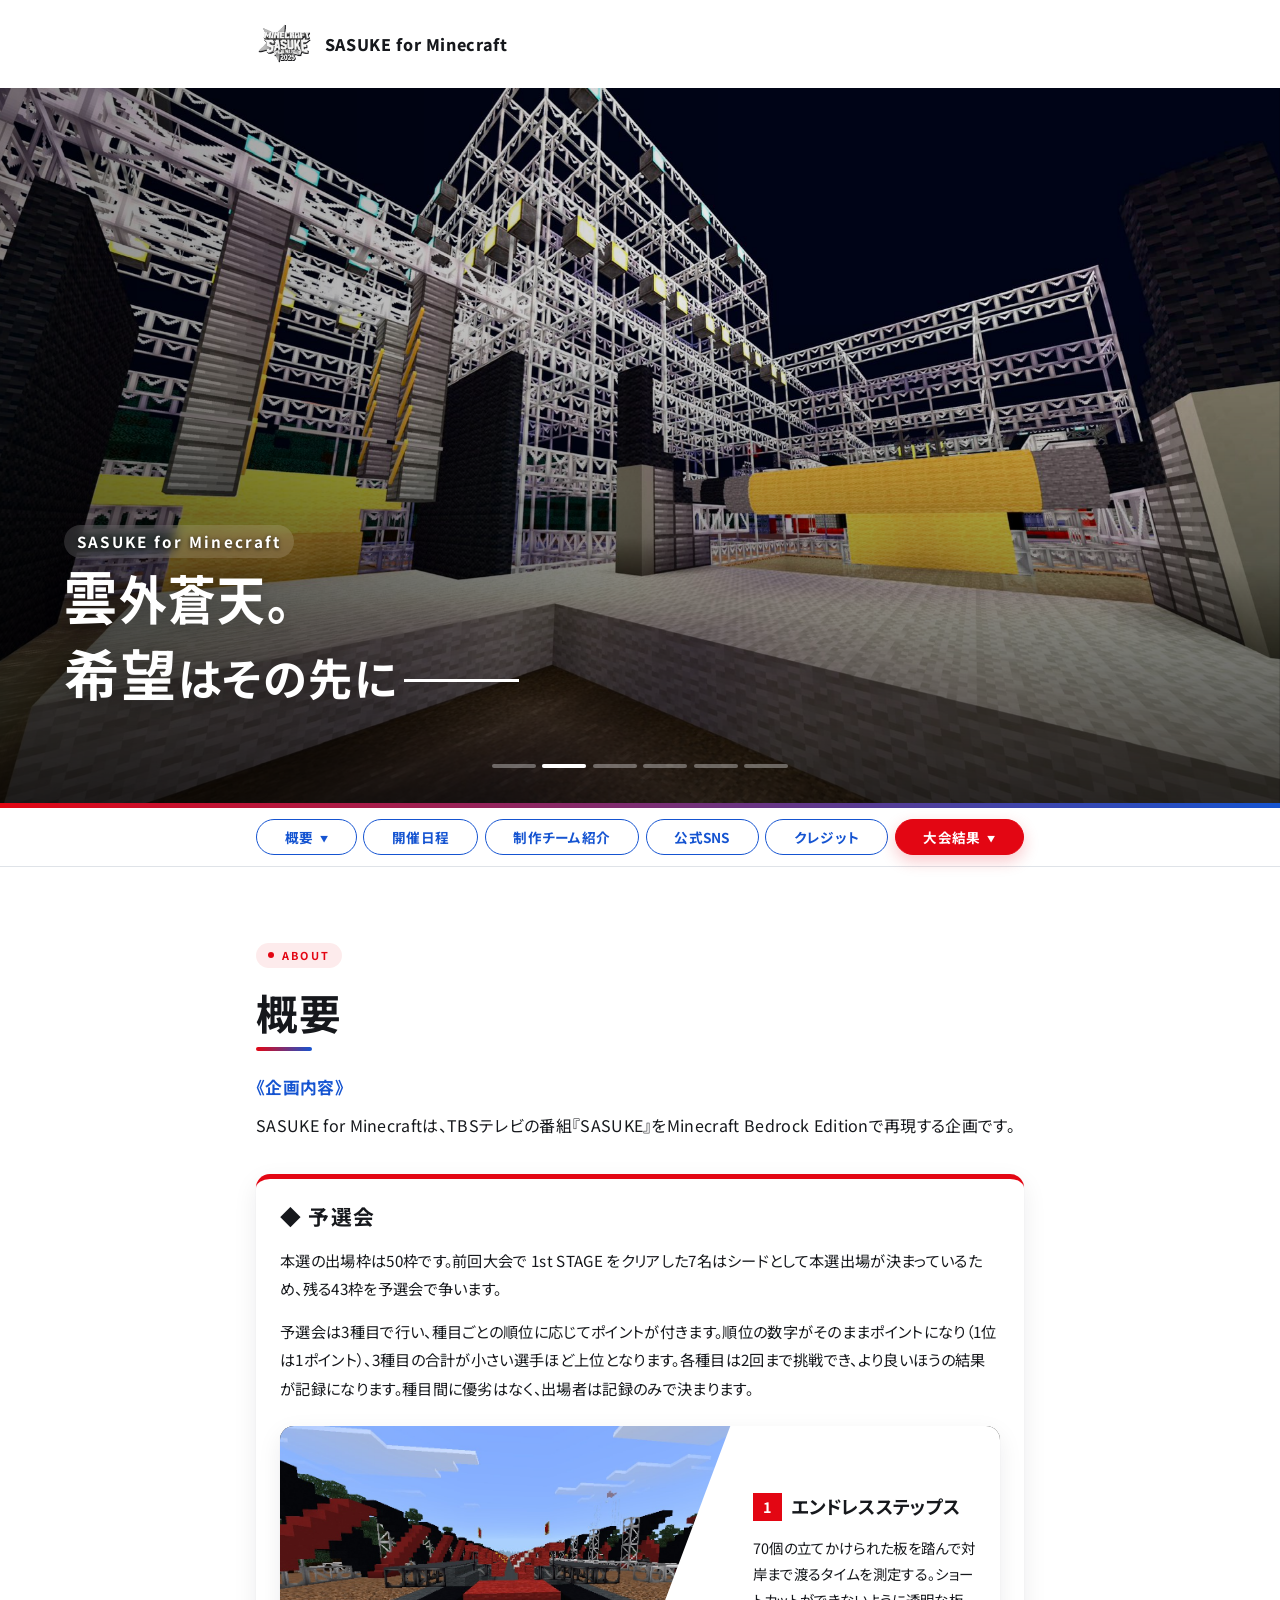
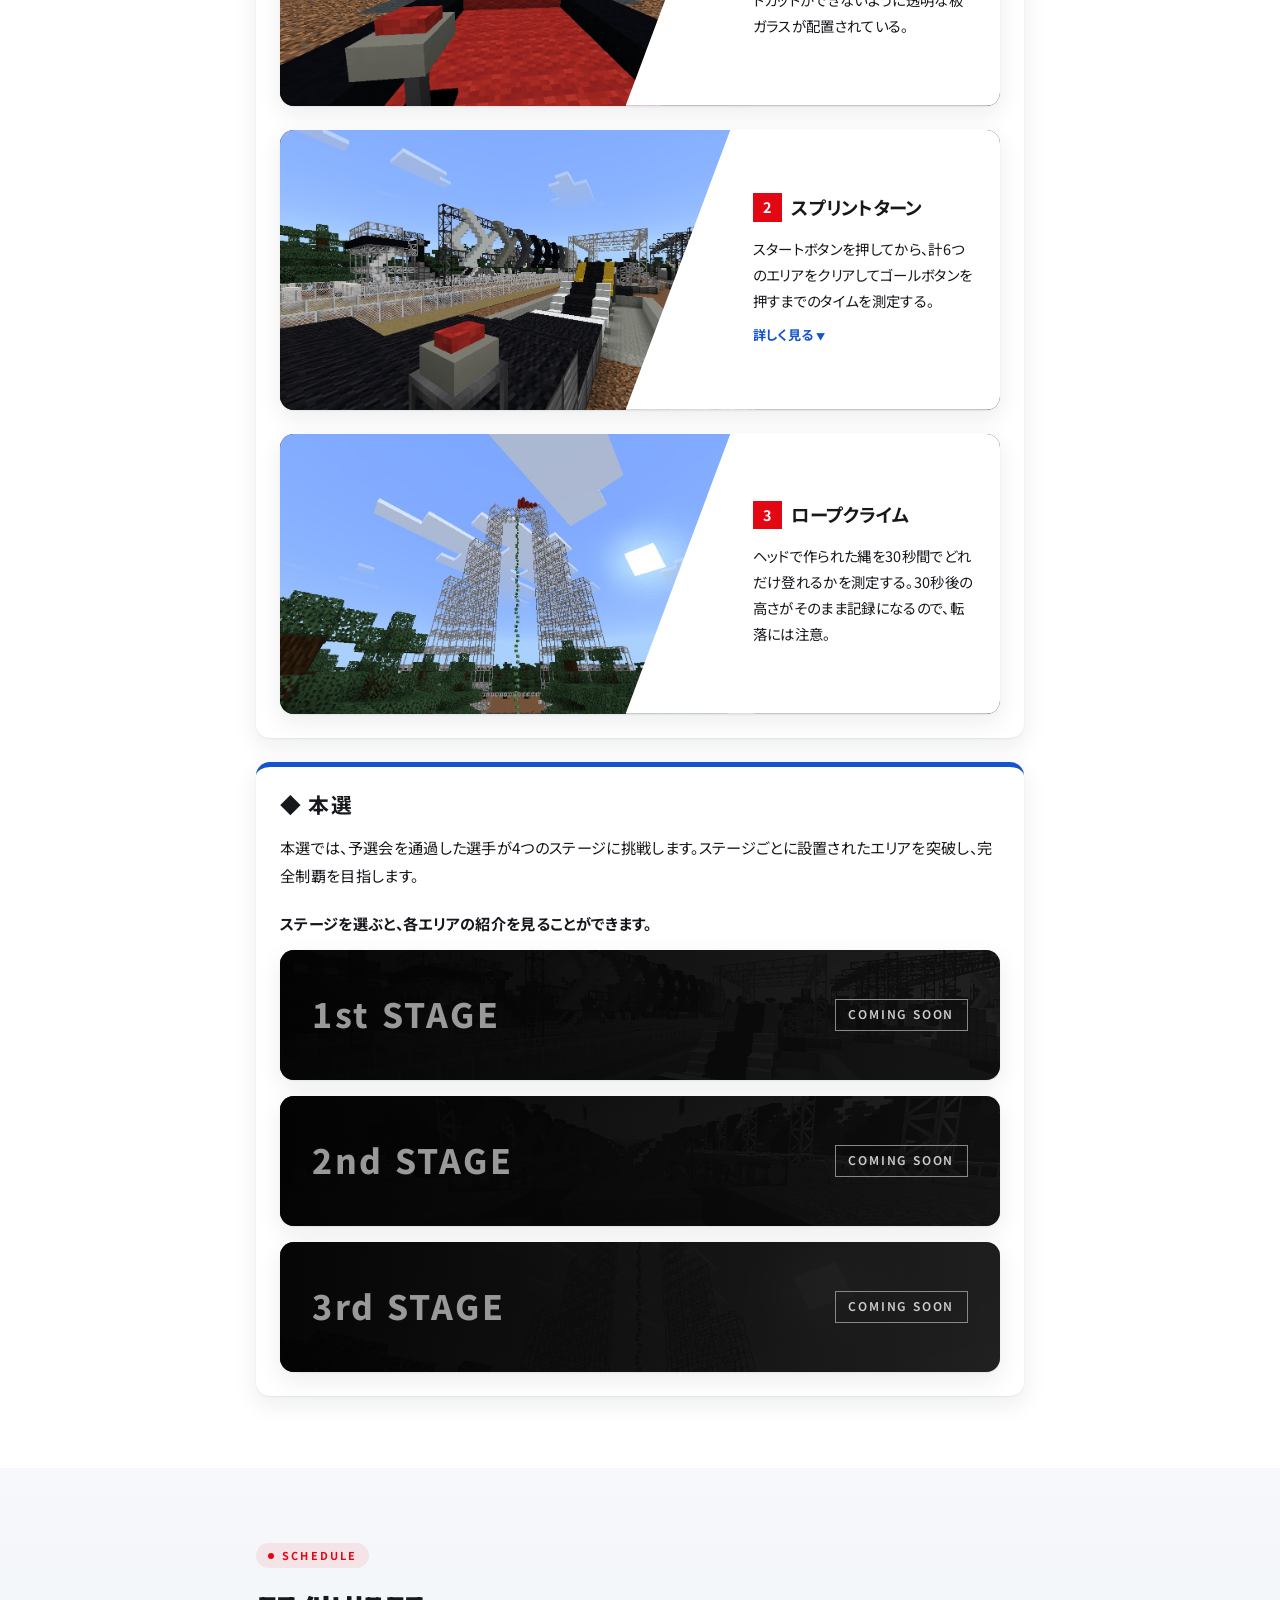
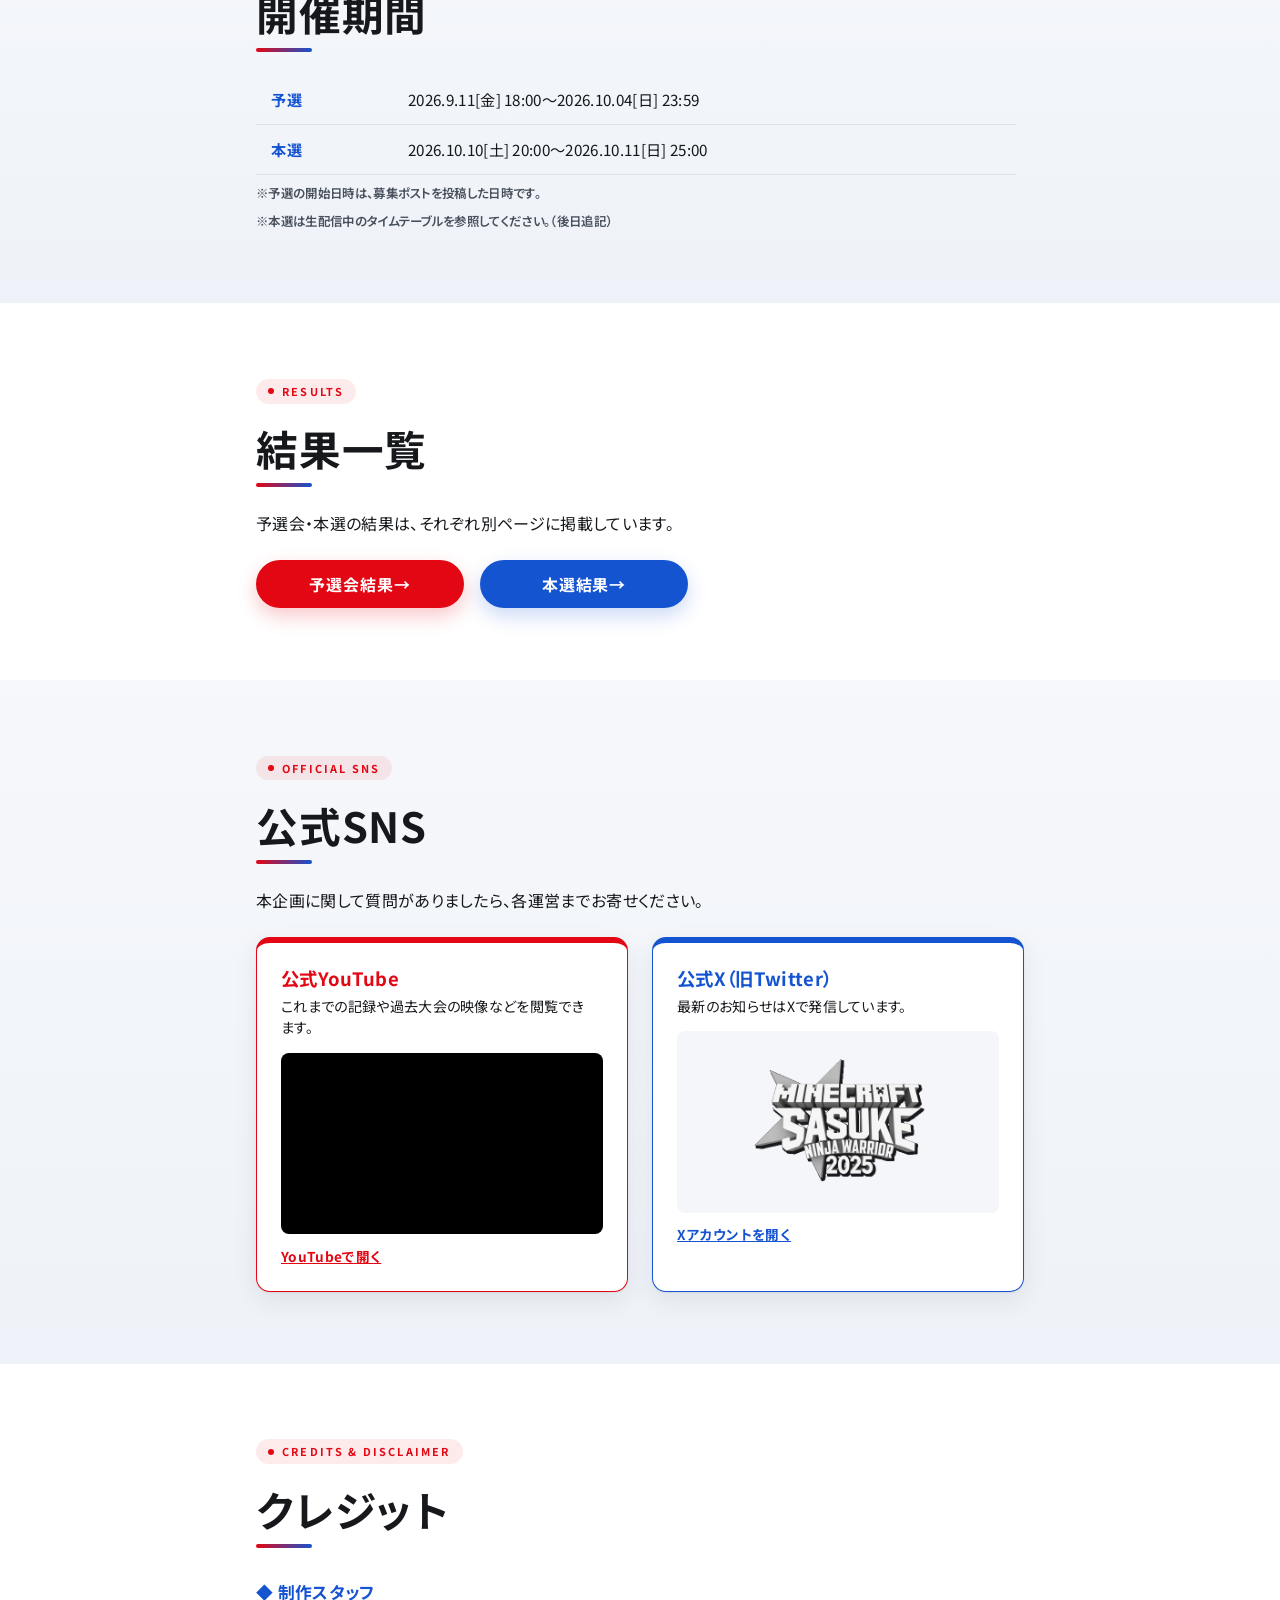
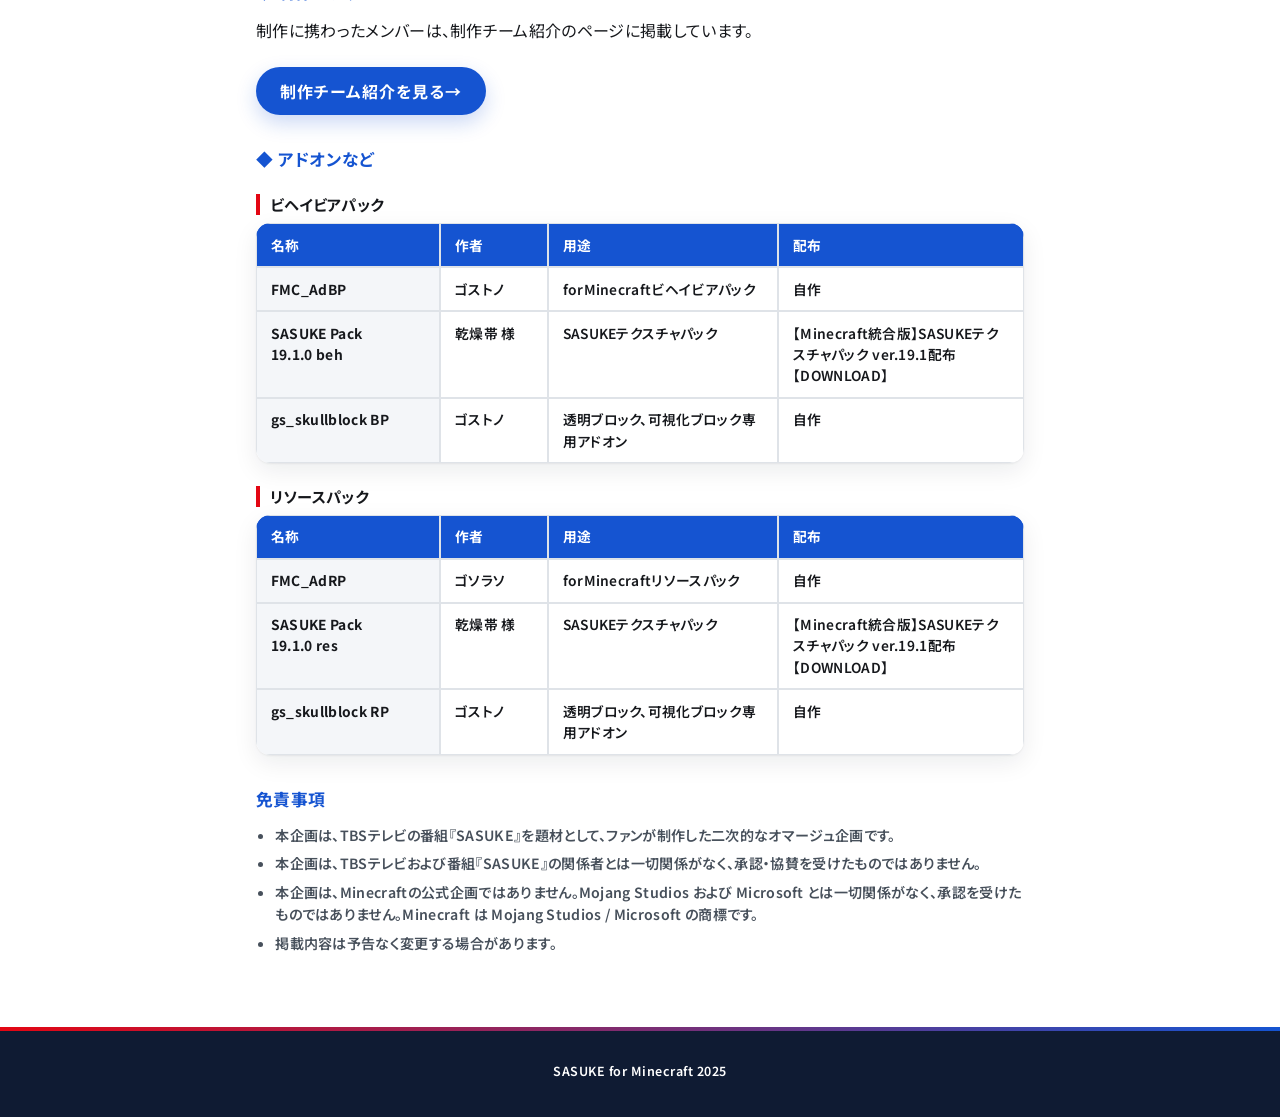
<file: index.html>
<!DOCTYPE html>
<html lang="ja">
<head>
<meta charset="UTF-8">
<title>SASUKE for Minecraft</title>
<meta name="description" content="TBSテレビの番組『SASUKE』をMinecraft Bedrock Editionで再現する企画「SASUKE for Minecraft」のホームページです。">
<meta name="viewport" content="width=device-width, initial-scale=1">
<link rel="icon" href="images/fmc-logo.png">
<link rel="preconnect" href="https://fonts.googleapis.com">
<link rel="preconnect" href="https://fonts.gstatic.com" crossorigin>
<link rel="stylesheet" href="https://fonts.googleapis.com/css2?family=Noto+Sans+JP:wght@400;500;700;800&display=swap">
<link rel="stylesheet" href="css/site.css">
<link rel="stylesheet" href="css/modern.css">
</head>
<body>

<header class="site-header wrap">
<a href="index.html"><img src="images/fmc-logo.png" alt=""><span>SASUKE for Minecraft</span></a>
</header>

<!-- スライドショー：images/top フォルダの画像（js/hero-images.js の一覧）をファイル名順で表示する -->
<div class="hero">
<div class="hero-copy">
<p>SASUKE for Minecraft</p>
<h1><span class="catch-main"><span class="catch-lg">雲</span>外蒼天。</span><span class="catch-sub"><span class="catch-em">希望</span>はその先に<span class="hero-dash" aria-hidden="true"></span></span></h1> 
</div>
<div class="hero-dots"></div>
</div>

<!-- ページ上部のタブ -->
<nav class="jump" aria-label="メニュー">
<ul class="wrap">
<li class="has-sub"><a href="#about" aria-haspopup="true">概要<span class="caret" aria-hidden="true">▼</span></a>
<ul class="sub">
<li><a href="#plan">企画内容</a></li>
<li><a href="#yosen">予選会</a></li>
<li><a href="#honsen">本選</a></li>
</ul>
</li>
<li><a href="#schedule">開催日程</a></li>
<li><a href="admins.html">制作チーム紹介</a></li>
<li><a href="#contact">公式SNS</a></li>
<li><a href="#credits">クレジット</a></li>
<li class="has-sub is-last"><a class="external" href="results.html" aria-haspopup="true">大会結果<span class="caret" aria-hidden="true">▼</span></a>
<ul class="sub">
<li><a href="results.html">予選</a></li>
<li><a href="honsen.html">本選</a></li>
</ul>
</li>
</ul>
</nav>

<main>

<section class="section wrap" id="about">
<div class="inner">
<p class="section-label">ABOUT</p>
<h2>概要</h2>
<div class="lead" id="plan">
<h3 class="sub-head first">《企画内容》</h3>
<p>SASUKE for Minecraftは、TBSテレビの番組『SASUKE』をMinecraft Bedrock Editionで再現する企画です。</p>
</div>
<!-- 企画概要の項目：以下の文章はサンプル。内容が決まったら書き換える -->
<div class="about-items">
<div class="about-item wide" id="yosen">
<h3>◆ 予選会</h3>
<p>本選の出場枠は50枠です。前回大会で 1st STAGE をクリアした7名はシードとして本選出場が決まっているため、残る43枠を予選会で争います。</p>
<p>予選会は3種目で行い、種目ごとの順位に応じてポイントが付きます。順位の数字がそのままポイントになり（1位は1ポイント）、3種目の合計が小さい選手ほど上位となります。各種目は2回まで挑戦でき、より良いほうの結果が記録になります。種目間に優劣はなく、出場者は記録のみで決まります。</p>
<ol class="event-list">
<li>
<div class="event-media">
<img src="images/yosen_ss/enls_00.jpeg" alt="エンドレスステップスのプレビュー画像" loading="lazy">
<img src="images/yosen_ss/enls_01.jpeg" alt="" loading="lazy">
<img src="images/yosen_ss/enls_02.jpeg" alt="" loading="lazy">
</div>
<div class="event-body">
<h4><span>1</span>エンドレスステップス</h4>
<p>70個の足場を渡る飛び石です。スタートのボタンでタイマーが動き、ゴールのボタンで記録が残ります。落下した場合は、到達した位置とそのタイムが記録になります。足場には透明な壁があり、近道はできません。足場が4つだけの練習セットで練習することもできます。</p>
</div>
</li>
<li>
<div class="event-media">
<img src="images/yosen_ss/sptn_00.jpeg" alt="スプリントターンのプレビュー画像" loading="lazy">
<img src="images/yosen_ss/sptn_01.jpeg" alt="" loading="lazy">
<img src="images/yosen_ss/sptn_02.jpeg" alt="" loading="lazy">
</div>
<div class="event-body">
<h4><span>2</span>スプリントターン</h4>
<p>6つのエリアが続く1本のコースです。飛び石、梯子への跳び移り、障害物付きの飛び石、スライムとハチミツの不安定な足場、ツタを使った移動、高い壁の順に進みます。ゴールまでのタイムを計測し、途中でリタイアした場合は到達エリアとそのタイムが記録になります。</p>
</div>
</li>
<li>
<div class="event-media">
<img src="images/yosen_ss/rpcb_00.jpeg" alt="ロープクライムのプレビュー画像" loading="lazy">
<img src="images/yosen_ss/rpcb_01.jpeg" alt="" loading="lazy">
<img src="images/yosen_ss/rpcb_02.jpeg" alt="" loading="lazy">
</div>
<div class="event-body">
<h4><span>3</span>ロープクライム</h4>
<p>制限時間30秒でどこまで登れるかを競います。記録になるのは最高到達点ではなく、30秒が経過した時点でいた位置です。途中で落ちると記録が大きく下がります。</p>
</div>
</li>
</ol>
</div>
<div class="about-item" id="honsen">
<h3>◆ 本選</h3>
<p>本選では、予選会を通過した選手が4つのステージに挑戦します。ステージごとに設置されたエリアを突破し、完全制覇を目指します。</p>
<p class="stage-guide">ステージを選ぶと、各エリアの紹介を見ることができます。</p>
<div id="stage-list" class="stage-list" data-link-base="areas.html"></div>
</div>
</div>
</div>
</section>

<section class="section alt wrap" id="schedule">
<div class="inner">
<p class="section-label">SCHEDULE</p>
<h2>開催期間</h2>
<table class="info">
<tr><th>予選</th><td>2026.9.11[金] 18:00～2026.10.04[日] 23:59</td></tr>
<tr><th>本選</th><td>2026.10.10[土] 20:00～2026.10.11[日] 25:00</td></tr>
</table>
<p class="info-note">※予選の開始日時は、募集ポストを投稿した日時です。</p>
<p class="info-note">※本選は生配信中のタイムテーブルを参照してください。（後日追記）</p>
</div>
</section>

<section class="section wrap" id="results">
<div class="inner">
<p class="section-label">RESULTS</p>
<h2>結果一覧</h2>
<p>予選会・本選の結果は、それぞれ別ページに掲載しています。</p>
<div class="result-links">
<a class="button" href="results.html" data-label="予選会結果">予選会結果</a>
<a class="button sub" href="honsen.html">本選結果</a>
</div>
</div>
</section>

<section class="section alt wrap" id="contact">
<div class="inner">
<p class="section-label">OFFICIAL SNS</p>
<h2>公式SNS</h2>
<p>本企画に関して質問がありましたら、各運営までお寄せください。</p>
<!-- お問い合わせページ(別html)へ移動する-->
<!-- 公式アカウント：左＝赤（YouTube・募集動画）／右＝青（X・ロゴ）
     リンク先は、下の2つの href="#contact" をチャンネルとアカウントのURLに書き換える。
     動画を変えるときは動画ID（uZxfVsa091k）を書き換える -->
<div class="sns-grid">
<div class="sns-box is-red">
<h3>公式YouTube</h3>
<p>これまでの記録や過去大会の映像などを閲覧できます。</p>
<div class="sns-media">
<iframe src="https://www.youtube-nocookie.com/embed/uZxfVsa091k" title="SASUKE for Minecraft 募集動画" loading="lazy" referrerpolicy="strict-origin-when-cross-origin" allow="accelerometer; autoplay; clipboard-write; encrypted-media; gyroscope; picture-in-picture; web-share" allowfullscreen></iframe>
</div>
<a class="sns-link" href="https://youtu.be/uZxfVsa091k" target="_blank" rel="noopener">YouTubeで開く</a>
</div>
<div class="sns-box is-blue">
<h3>公式X（旧Twitter）</h3>
<p>最新のお知らせはXで発信しています。</p>
<div class="sns-media is-logo">
<img src="images/fmc-logo.png" alt="SASUKE for Minecraft">
</div>
<a class="sns-link" href="https://x.com/forMicra_info" target="_blank" rel="noopener">Xアカウントを開く</a>
</div>
</div>
</div>
</section>

<section class="section wrap" id="credits">
<div class="inner">
<p class="section-label">CREDITS &amp; DISCLAIMER</p>
<h2>クレジット</h2>

<h3 class="sub-head">◆ 制作スタッフ</h3>
<p>制作に携わったメンバーは、制作チーム紹介のページに掲載しています。</p>
<a class="button sub" href="admins.html">制作チーム紹介を見る</a>

<h3 class="sub-head">◆ アドオンなど</h3>
<!-- 行を増やすときは <tr>…</tr> を1行コピーして書き換える -->
<h4 class="pack-head">ビヘイビアパック</h4>
<div class="table-scroll">
<table class="pack-table">
<thead><tr><th scope="col">名称</th><th scope="col">作者</th><th scope="col">用途</th><th scope="col">配布</th></tr></thead>
<tbody>
<tr><th scope="row">FMC_AdBP</th><td>ゴストノ</td><td>forMinecraftビヘイビアパック</td><td>自作</td></tr>
<tr><th scope="row">SASUKE Pack 19.1.0 beh</th><td>乾燥帯 様</td><td>SASUKEテクスチャパック</td><td>【Minecraft統合版】SASUKEテクスチャパック ver.19.1配布【DOWNLOAD】</td></tr>
<tr><th scope="row">gs_skullblock BP</th><td>ゴストノ</td><td>透明ブロック、可視化ブロック専用アドオン</td><td>自作</td></tr>
</tbody>
</table>
</div>
<h4 class="pack-head">リソースパック</h4>
<div class="table-scroll">
<table class="pack-table">
<thead><tr><th scope="col">名称</th><th scope="col">作者</th><th scope="col">用途</th><th scope="col">配布</th></tr></thead>
<tbody>
<tr><th scope="row">FMC_AdRP</th><td>ゴソラソ</td><td>forMinecraftリソースパック</td><td>自作</td></tr>
<tr><th scope="row">SASUKE Pack 19.1.0 res</th><td>乾燥帯 様</td><td>SASUKEテクスチャパック</td><td>【Minecraft統合版】SASUKEテクスチャパック ver.19.1配布【DOWNLOAD】</td></tr>
<tr><th scope="row">gs_skullblock RP</th><td>ゴストノ</td><td>透明ブロック、可視化ブロック専用アドオン</td><td>自作</td></tr>
</tbody>
</table>
</div>

<h3 class="sub-head">免責事項</h3>
<ul class="notes">
<li>本企画は、TBSテレビの番組『SASUKE』を題材として、ファンが制作した二次的なオマージュ企画です。</li>
<li>本企画は、TBSテレビおよび番組『SASUKE』の関係者とは一切関係がなく、承認・協賛を受けたものではありません。</li>
<li>本企画は、Minecraftの公式企画ではありません。Mojang Studios および Microsoft とは一切関係がなく、承認を受けたものではありません。Minecraft は Mojang Studios / Microsoft の商標です。</li>
<li>掲載内容は予告なく変更する場合があります。</li>
</ul>
</div>
</section>

</main>

<footer class="site-footer wrap"><p>SASUKE for Minecraft 2025</p></footer>

<script src="js/flags.js"></script>
<script src="js/hero-images.js"></script>
<script src="js/site.js"></script>
<script src="js/stages-data.js"></script>
<script src="js/stages.js"></script>
<script src="js/yosen.js"></script>
<script src="js/modern.js"></script>
</body>
</html>
</file>
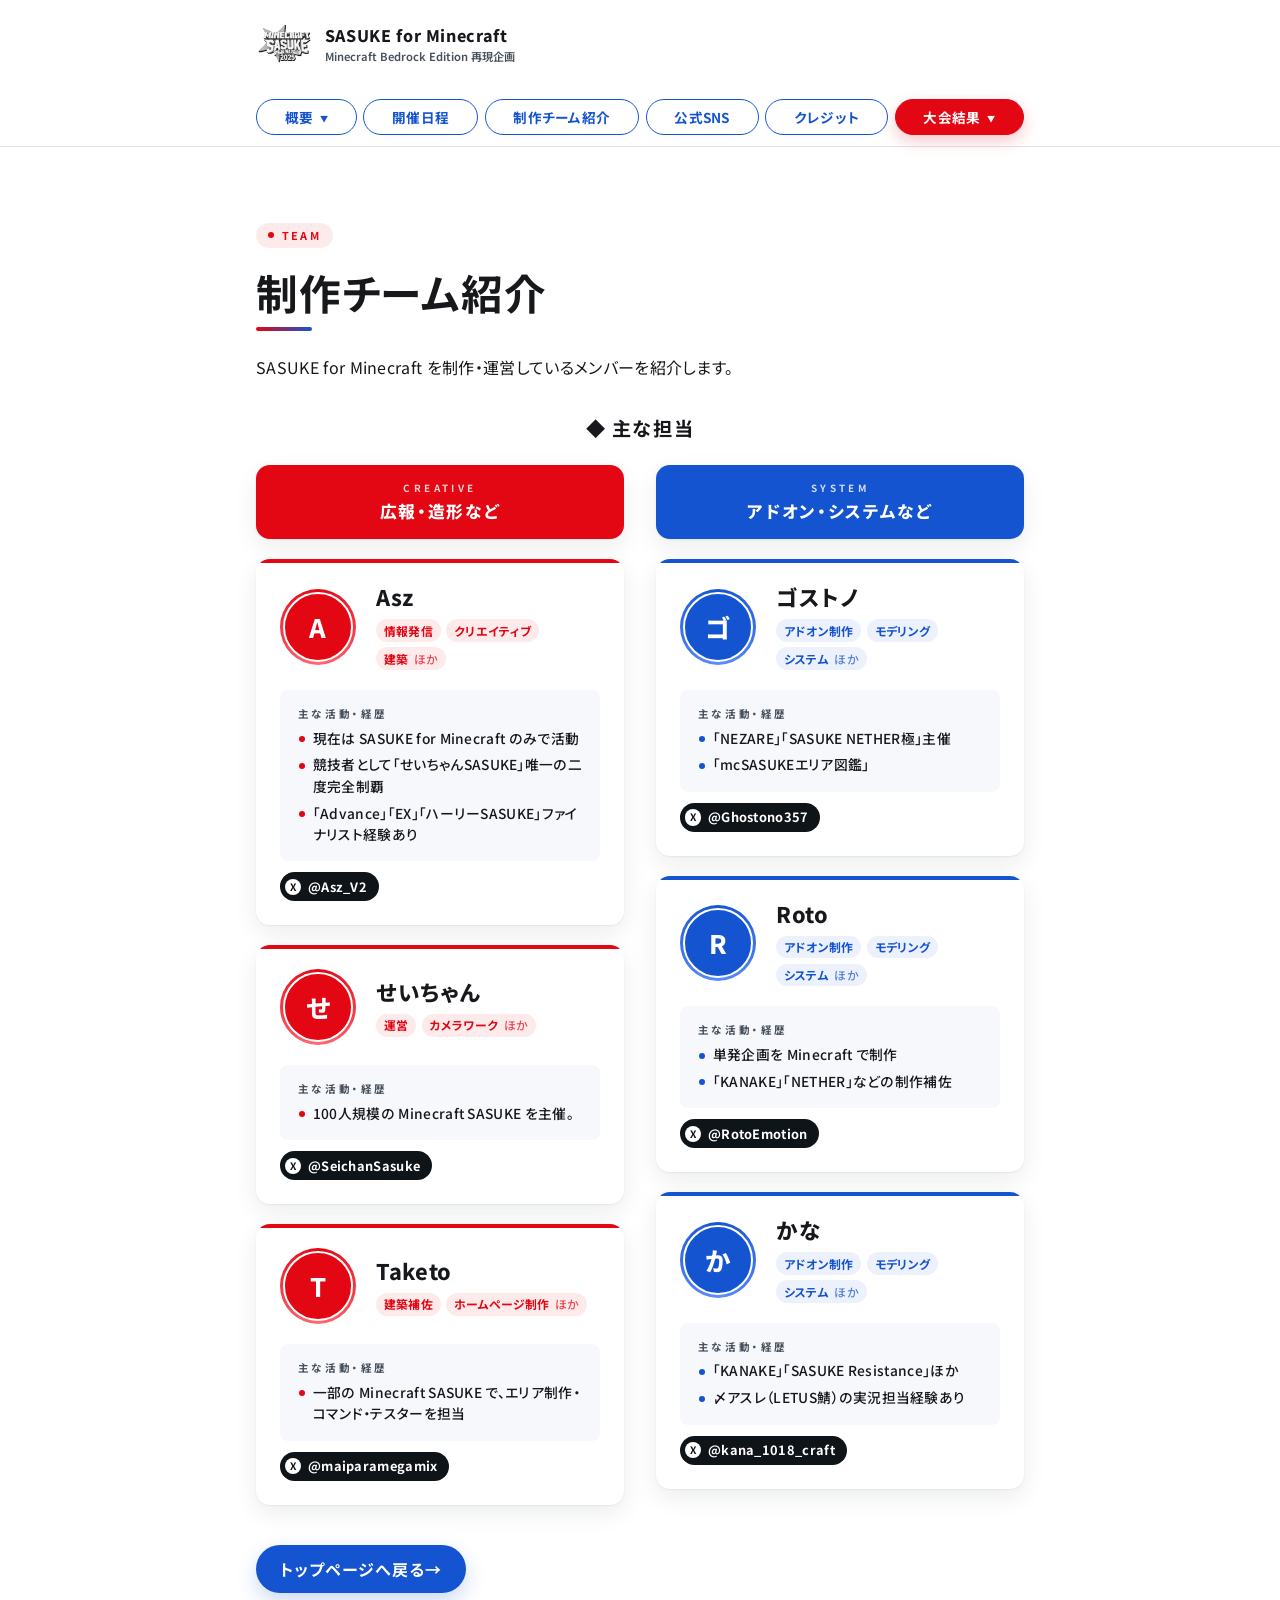
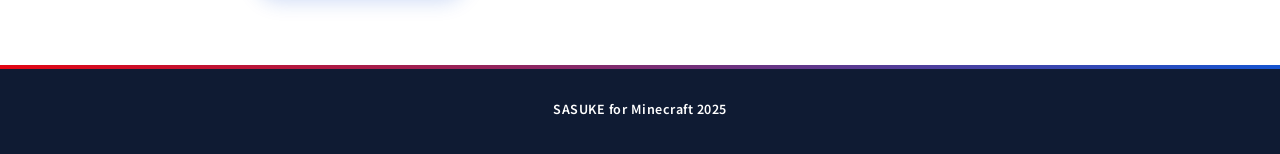
<file: admins.html>
<!DOCTYPE html>
<html lang="ja">
<head>
<meta charset="UTF-8">
<title>制作チーム紹介 | SASUKE for Minecraft</title>
<meta name="description" content="SASUKE for Minecraft の制作チームを紹介します。">
<meta name="viewport" content="width=device-width, initial-scale=1">
<link rel="icon" href="images/fmc-logo.png">
<link rel="preconnect" href="https://fonts.googleapis.com">
<link rel="preconnect" href="https://fonts.gstatic.com" crossorigin>
<link rel="stylesheet" href="https://fonts.googleapis.com/css2?family=Noto+Sans+JP:wght@400;500;700;800&display=swap">
<link rel="stylesheet" href="css/site.css">
<link rel="stylesheet" href="css/modern.css">
</head>
<body>

<header class="site-header wrap">
<a href="index.html"><img src="images/fmc-logo.png" alt=""><span>SASUKE for Minecraft<small>Minecraft Bedrock Edition 再現企画</small></span></a>
</header>

<!-- ページ上部のタブ -->
<nav class="jump" aria-label="メニュー">
<ul class="wrap">
<li class="has-sub"><a href="index.html#about" aria-haspopup="true">概要<span class="caret" aria-hidden="true">▼</span></a>
<ul class="sub">
<li><a href="index.html#plan">企画内容</a></li>
<li><a href="index.html#yosen">予選会</a></li>
<li><a href="index.html#honsen">本選</a></li>
</ul>
</li>
<li><a href="index.html#schedule">開催日程</a></li>
<li><a href="admins.html">制作チーム紹介</a></li>
<li><a href="index.html#contact">公式SNS</a></li>
<li><a href="index.html#credits">クレジット</a></li>
<li class="has-sub is-last"><a class="external" href="results.html" aria-haspopup="true">大会結果<span class="caret" aria-hidden="true">▼</span></a>
<ul class="sub">
<li><a href="results.html">予選</a></li>
<li><a href="honsen.html">本選</a></li>
</ul>
</li>
</ul>
</nav>

<main>
<section class="section wrap">
<div class="inner">
<p class="section-label">TEAM</p>
<h2>制作チーム紹介</h2>
<p>SASUKE for Minecraft を制作・運営しているメンバーを紹介します。</p>
<h3 class="admin-heading">◆ 主な担当</h3>
<div class="admin-groups">
<div class="admin-group is-red">
<p class="admin-group-label"><small>CREATIVE</small>広報・造形など</p>
<ul class="admin-list">
<li class="admin-card">
<!-- アイコン：images/admins/Asz_V2.jpg を置くと表示される（無いときは頭文字） -->
<div class="admin-avatar"><div class="admin-photo" aria-hidden="true">A</div><img class="admin-icon" src="https://pbs.twimg.com/profile_images/1901287462649106432/sVSWy7VS_400x400.jpg" alt="" loading="lazy" onerror="this.remove()"></div>
<div class="admin-body">
<h3>Asz</h3>
<p class="admin-text">情報発信・クリエイティブ・建築 ほか</p>
<div class="admin-career">
<p class="admin-career-label">主な活動・経歴</p>
<ul>
<li>現在は SASUKE for Minecraft のみで活動</li>
<li>競技者として「せいちゃんSASUKE」唯一の二度完全制覇</li>
<li>「Advance」「EX」「ハーリーSASUKE」ファイナリスト経験あり</li>
</ul>
</div>
<p class="admin-x">X：<a href="https://x.com/Asz_V2" target="_blank" rel="noopener">@Asz_V2</a></p>
</div>
</li>

<li class="admin-card">
<!-- アイコン：images/admins/SeichanSasuke.jpg を置くと表示される（無いときは頭文字） -->
<div class="admin-avatar"><div class="admin-photo" aria-hidden="true">せ</div><img class="admin-icon" src="https://pbs.twimg.com/profile_images/1377420415451062274/Wh5j2X1S_400x400.jpg" alt="" loading="lazy" onerror="this.remove()"></div>
<div class="admin-body">
<h3>せいちゃん</h3>
<p class="admin-text">運営・カメラワーク ほか</p>
<div class="admin-career">
<p class="admin-career-label">主な活動・経歴</p>
<ul>
<li>100人規模の Minecraft SASUKE を主催。</li>
</ul>
</div>
<p class="admin-x">X：<a href="https://x.com/SeichanSasuke" target="_blank" rel="noopener">@SeichanSasuke</a></p>
</div>
</li>

<li class="admin-card">
<!-- アイコン：images/admins/maiparamegamix.jpg を置くと表示される（無いときは頭文字） -->
<div class="admin-avatar"><div class="admin-photo" aria-hidden="true">T</div><img class="admin-icon" src="https://pbs.twimg.com/profile_images/2072926452132319232/aRBUir4W_400x400.jpg" alt="" loading="lazy" onerror="this.remove()"></div>
<div class="admin-body">
<h3>Taketo</h3>
<p class="admin-text">建築補佐・ホームページ制作 ほか</p>
<div class="admin-career">
<p class="admin-career-label">主な活動・経歴</p>
<ul>
<li>一部の Minecraft SASUKE で、エリア制作・コマンド・テスターを担当</li>
</ul>
</div>
<p class="admin-x">X：<a href="https://x.com/maiparamegamix" target="_blank" rel="noopener">@maiparamegamix</a></p>
</div>
</li>

</ul>
</div>
<div class="admin-group is-blue">
<p class="admin-group-label"><small>SYSTEM</small>アドオン・システムなど</p>
<ul class="admin-list">
<li class="admin-card">
<!-- アイコン：images/admins/Ghostono357.jpg を置くと表示される（無いときは頭文字） -->
<div class="admin-avatar"><div class="admin-photo" aria-hidden="true">ゴ</div><img class="admin-icon" src="https://pbs.twimg.com/profile_images/2089693842769661952/nHX4XGv2_400x400.jpg" alt="" loading="lazy" onerror="this.remove()"></div>
<div class="admin-body">
<h3>ゴストノ</h3>
<p class="admin-text">アドオン制作・モデリング・システム ほか</p>
<div class="admin-career">
<p class="admin-career-label">主な活動・経歴</p>
<ul>
<li>「NEZARE」「SASUKE NETHER極」主催</li>
<li>「mcSASUKEエリア図鑑」</li>
</ul>
</div>
<p class="admin-x">X：<a href="https://x.com/Ghostono357" target="_blank" rel="noopener">@Ghostono357</a></p>
</div>
</li>
<li class="admin-card">
<!-- アイコン：images/admins/RotoEmotion.jpg を置くと表示される（無いときは頭文字） -->
<div class="admin-avatar"><div class="admin-photo" aria-hidden="true">R</div><img class="admin-icon" src="https://pbs.twimg.com/profile_images/2008932760900280320/Jrr859KV_400x400.jpg" alt="" loading="lazy" onerror="this.remove()"></div>
<div class="admin-body">
<h3>Roto</h3>
<p class="admin-text">アドオン制作・モデリング・システム ほか</p>
<div class="admin-career">
<p class="admin-career-label">主な活動・経歴</p>
<ul>
<li>単発企画を Minecraft で制作</li>
<li>「KANAKE」「NETHER」などの制作補佐</li>
</ul>
</div>
<p class="admin-x">X：<a href="https://x.com/RotoEmotion" target="_blank" rel="noopener">@RotoEmotion</a></p>
</div>
</li>
<li class="admin-card">
<!-- アイコン：images/admins/kana_1018_craft.jpg を置くと表示される（無いときは頭文字） -->
<div class="admin-avatar"><div class="admin-photo" aria-hidden="true">か</div><img class="admin-icon" src="https://pbs.twimg.com/profile_images/1846750678284488706/aa-PfOSL_400x400.jpg" alt="" loading="lazy" onerror="this.remove()"></div>
<div class="admin-body">
<h3>かな</h3>
<p class="admin-text">アドオン制作・モデリング・システム ほか</p>
<div class="admin-career">
<p class="admin-career-label">主な活動・経歴</p>
<ul>
<li>「KANAKE」「SASUKE Resistance」ほか</li>
<li>〆アスレ（LETUS鯖）の実況担当経験あり</li>
</ul>
</div>
<p class="admin-x">X：<a href="https://x.com/kana_1018_craft" target="_blank" rel="noopener">@kana_1018_craft</a></p>
</div>
</li>
</ul>
</div>
</div>
<a class="button sub" href="index.html">トップページへ戻る</a>
</div>
</section>
</main>

<footer class="site-footer wrap"><p>SASUKE for Minecraft 2025</p></footer>

<script src="js/flags.js"></script>
<script src="js/admins.js"></script>
<script src="js/modern.js"></script>
</body>
</html>
</file>
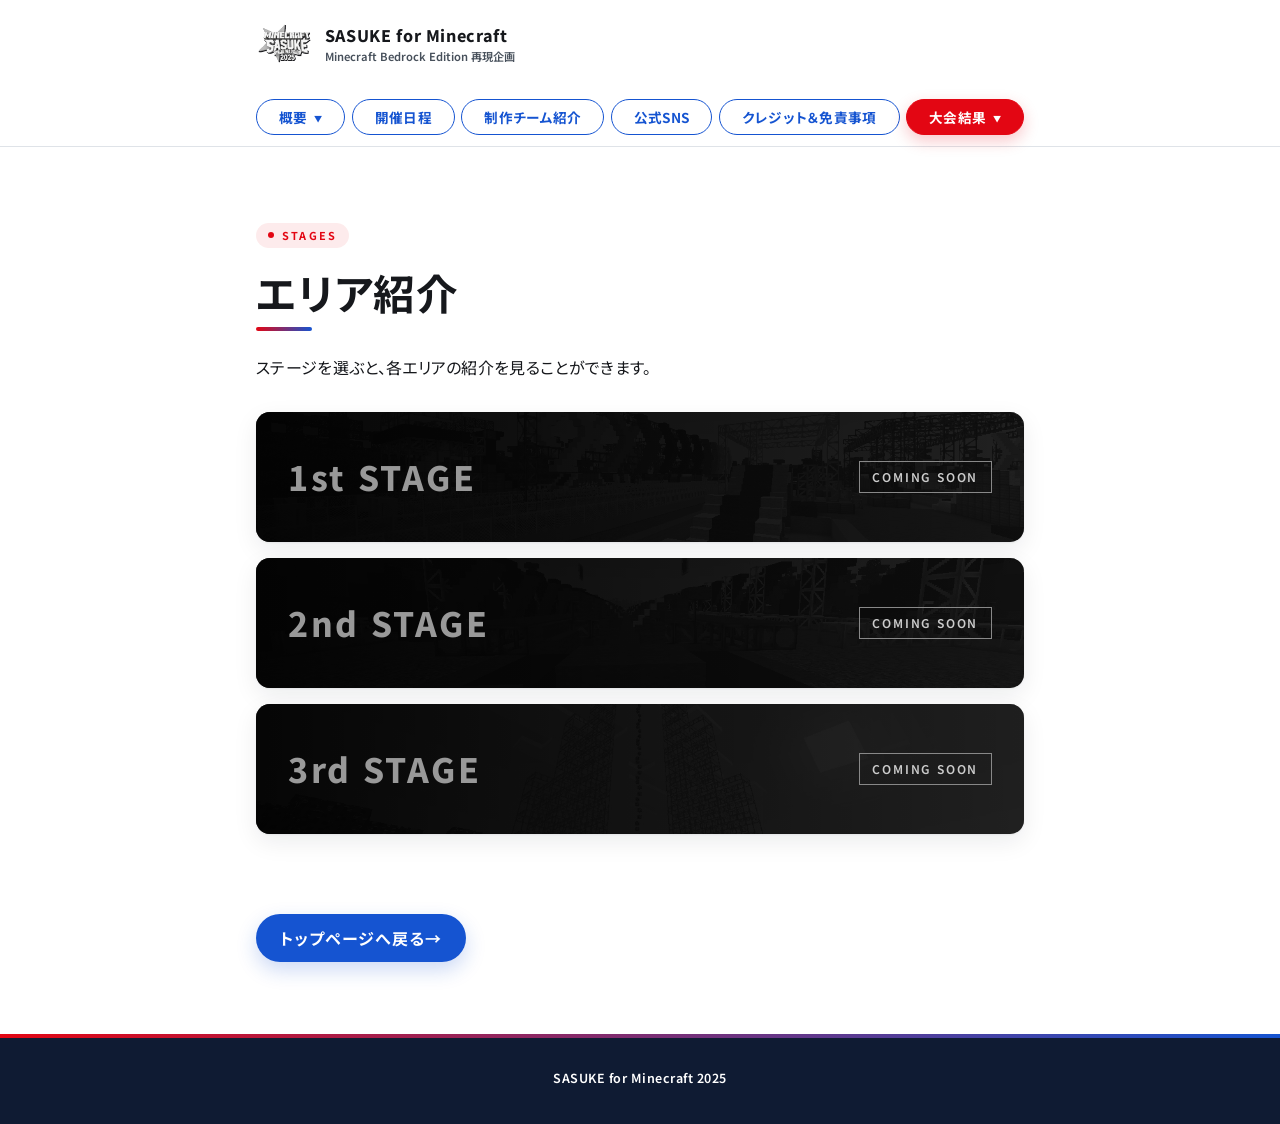
<file: areas.html>
<!DOCTYPE html>
<html lang="ja">
<head>
<meta charset="UTF-8">
<title>エリア紹介 | SASUKE for Minecraft</title>
<meta name="description" content="SASUKE for Minecraftのエリアを紹介します。">
<meta name="viewport" content="width=device-width, initial-scale=1">
<link rel="icon" href="images/fmc-logo.png">
<link rel="preconnect" href="https://fonts.googleapis.com">
<link rel="preconnect" href="https://fonts.gstatic.com" crossorigin>
<link rel="stylesheet" href="https://fonts.googleapis.com/css2?family=Noto+Sans+JP:wght@400;500;700;800&display=swap">
<link rel="stylesheet" href="css/site.css">
<link rel="stylesheet" href="css/modern.css">
</head>
<body>

<header class="site-header wrap">
<a href="index.html"><img src="images/fmc-logo.png" alt=""><span>SASUKE for Minecraft<small>Minecraft Bedrock Edition 再現企画</small></span></a>
</header>

<!-- ページ上部のタブ -->
<nav class="jump" aria-label="メニュー">
<ul class="wrap">
<li class="has-sub"><a href="index.html#about" aria-haspopup="true">概要<span class="caret" aria-hidden="true">▼</span></a>
<ul class="sub">
<li><a href="index.html#plan">企画内容</a></li>
<li><a href="index.html#yosen">予選会</a></li>
<li><a href="index.html#honsen">本選</a></li>
</ul>
</li>
<li><a href="index.html#schedule">開催日程</a></li>
<li><a href="admins.html">制作チーム紹介</a></li>
<li><a href="index.html#contact">公式SNS</a></li>
<li><a href="index.html#credits">クレジット＆免責事項</a></li>
<li class="has-sub is-last"><a class="external" href="results.html" aria-haspopup="true">大会結果<span class="caret" aria-hidden="true">▼</span></a>
<ul class="sub">
<li><a href="results.html">予選</a></li>
<li><a href="honsen.html">本選</a></li>
</ul>
</li>
</ul>
</nav>

<main>
<section class="section wrap">
<div class="inner">
<p class="section-label">STAGES</p>
<h2>エリア紹介</h2>
<p style="margin-bottom:2rem">ステージを選ぶと、各エリアの紹介を見ることができます。</p>
<div id="stage-list" class="stage-list"></div>
<div id="area-detail" aria-live="polite"></div>
<a class="button sub" href="index.html#honsen">トップページへ戻る</a>
</div>
</section>
</main>

<footer class="site-footer wrap"><p>SASUKE for Minecraft 2025</p></footer>

<script src="js/flags.js"></script>
<script src="js/stages-data.js"></script>
<script src="js/stages.js"></script>
<script src="js/modern.js"></script>
</body>
</html>
</file>
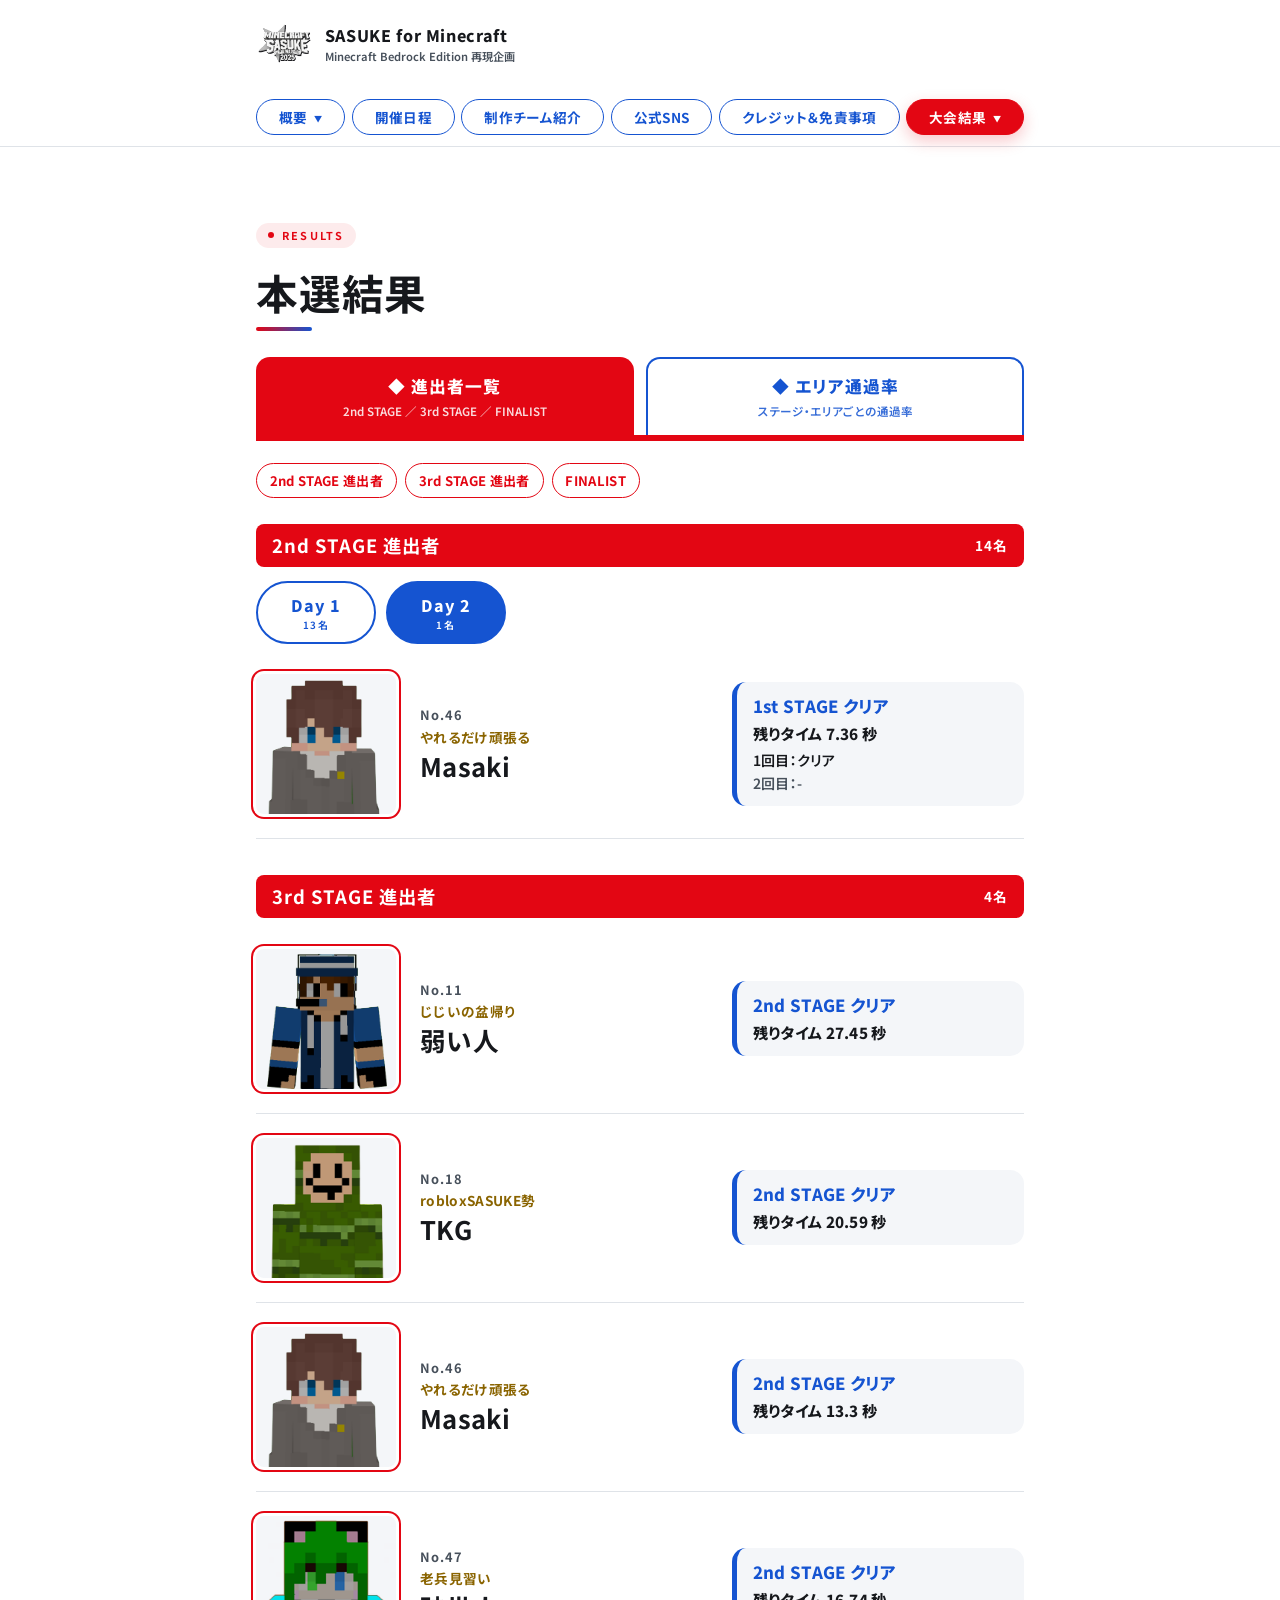
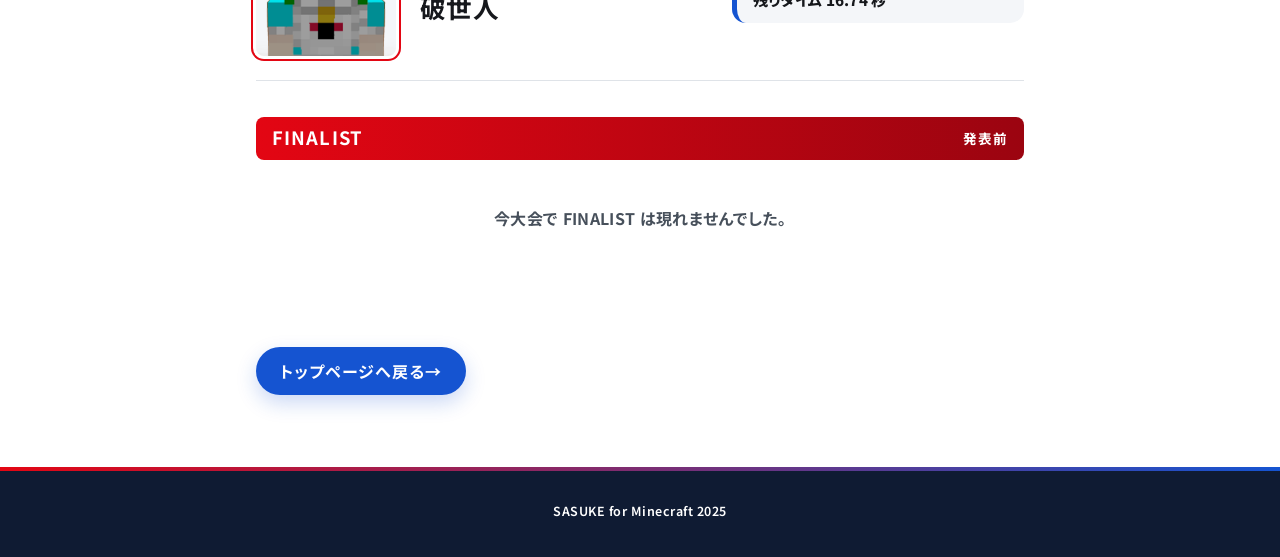
<file: honsen.html>
<!DOCTYPE html>
<html lang="ja">
<head>
<meta charset="UTF-8">
<title>本選結果 | SASUKE for Minecraft</title>
<meta name="description" content="SASUKE for Minecraft 本選の結果を掲載します。">
<meta name="viewport" content="width=device-width, initial-scale=1">
<link rel="icon" href="images/fmc-logo.png">
<link rel="preconnect" href="https://fonts.googleapis.com">
<link rel="preconnect" href="https://fonts.gstatic.com" crossorigin>
<link rel="stylesheet" href="https://fonts.googleapis.com/css2?family=Noto+Sans+JP:wght@400;500;700;800&display=swap">
<link rel="stylesheet" href="css/site.css">
<link rel="stylesheet" href="css/modern.css">
</head>
<body>

<header class="site-header wrap">
<a href="index.html"><img src="images/fmc-logo.png" alt=""><span>SASUKE for Minecraft<small>Minecraft Bedrock Edition 再現企画</small></span></a>
</header>

<!-- ページ上部のタブ -->
<nav class="jump" aria-label="メニュー">
<ul class="wrap">
<li class="has-sub"><a href="index.html#about" aria-haspopup="true">概要<span class="caret" aria-hidden="true">▼</span></a>
<ul class="sub">
<li><a href="index.html#plan">企画内容</a></li>
<li><a href="index.html#yosen">予選会</a></li>
<li><a href="index.html#honsen">本選</a></li>
</ul>
</li>
<li><a href="index.html#schedule">開催日程</a></li>
<li><a href="admins.html">制作チーム紹介</a></li>
<li><a href="index.html#contact">公式SNS</a></li>
<li><a href="index.html#credits">クレジット＆免責事項</a></li>
<li class="has-sub is-last"><a class="external" href="results.html" aria-haspopup="true">大会結果<span class="caret" aria-hidden="true">▼</span></a>
<ul class="sub">
<li><a href="results.html">予選</a></li>
<li><a href="honsen.html">本選</a></li>
</ul>
</li>
</ul>
</nav>

<main>
<section class="section wrap">
<div class="inner">
<p class="section-label">RESULTS</p>
<h2>本選結果</h2>

<!-- 表示の切り替え：進出者一覧（赤）／エリア通過率（青） -->
<div class="hs-tabs" role="tablist" aria-label="本選結果の表示">
<button type="button" class="hs-tab is-red" role="tab" id="tab-players" aria-controls="panel-players" data-panel="players">◆ 進出者一覧<small>2nd STAGE ／ 3rd STAGE ／ FINALIST</small></button>
<button type="button" class="hs-tab is-blue" role="tab" id="tab-rates" aria-controls="panel-rates" data-panel="rates">◆ エリア通過率<small>ステージ・エリアごとの通過率</small></button>
</div>

<!-- 進出者一覧 -->
<div class="hs-panel is-red" id="panel-players" role="tabpanel" aria-labelledby="tab-players">
<nav class="hs-jump" aria-label="進出者一覧の項目">
<a href="#adv-2nd">2nd STAGE 進出者</a><a href="#adv-3rd">3rd STAGE 進出者</a><a href="#adv-final">FINALIST</a>
</nav>
<section class="hs-block" id="adv-2nd">
<h3 class="hs-block-head"><span>2nd STAGE 進出者</span><em class="hs-count" data-count="2nd"></em></h3>
<div id="honsen-days" class="honsen-days" role="group" aria-label="表示する日"></div>
<ol class="honsen-list" data-list="2nd"></ol>
</section>
<section class="hs-block" id="adv-3rd">
<h3 class="hs-block-head"><span>3rd STAGE 進出者</span><em class="hs-count" data-count="3rd"></em></h3>
<ol class="honsen-list" data-list="3rd"></ol>
</section>
<section class="hs-block is-final" id="adv-final">
<h3 class="hs-block-head"><span>FINALIST</span><em class="hs-count" data-count="final"></em></h3>
<ol class="honsen-list" data-list="final"></ol>
</section>
</div>

<!-- エリア通過率 -->
<div class="hs-panel is-blue" id="panel-rates" role="tabpanel" aria-labelledby="tab-rates" hidden>
<p class="hs-note">通過率 ＝ 通過者数 ÷ 挑戦者数（選手単位）。「全挑戦」は2回目の挑戦も含めた回数です。ステージの完走率は、最初のエリアの挑戦者数に対する最後のエリアの通過者数です。</p>
<div id="hs-rates"></div>
</div>

<a class="button sub" href="index.html">トップページへ戻る</a>
</div>
</section>
</main>

<footer class="site-footer wrap"><p>SASUKE for Minecraft 2025</p></footer>

<script src="js/flags.js"></script>
<script src="js/players-data.js"></script>
<script src="js/stages-data.js"></script>
<script src="js/stages.js"></script>
<script src="js/honsen-data.js"></script>
<script src="js/honsen.js"></script>
<script src="js/modern.js"></script>
</body>
</html>
</file>
<file: css/site.css>
@charset "utf-8";
/* SASUKE for Minecraft — サイト共通スタイル */
:root {
	--main: #e30613;        /* メインカラー（赤） */
	--sub: #1554d1;         /* サブカラー（青） */
	--bg: #ffffff;          /* 背景色（白） */
	--text: #16181c;
	--muted: #5b6470;
	--line: #dfe3e8;
	--soft: #f4f6f9;
	--pc-offset: 256px;      /* PC閲覧時（画面幅801px以上）の左右の余白 */
	--gutter: 16px;         /* スマートフォンでの左右の余白 */
	--font: "Hiragino Kaku Gothic ProN", "Hiragino Sans", "Yu Gothic", "Meiryo", sans-serif;
}
*, *::before, *::after {box-sizing: border-box;}
html {scroll-behavior: smooth;}
body {margin: 0; background: var(--bg); color: var(--text); font-family: var(--font); line-height: 1.9; -webkit-text-size-adjust: 100%;}
img {max-width: 100%; height: auto; vertical-align: middle;}
a {color: var(--sub);}
h1, h2, h3, p, figure, ul {margin: 0; padding: 0;}

.wrap {padding-left: var(--gutter); padding-right: var(--gutter);}
@media screen and (min-width: 801px) {.wrap {padding-left: var(--pc-offset); padding-right: var(--pc-offset);}}
.inner {max-width: 1100px; margin: 0 auto;}

/* ヘッダー */
.site-header {display: flex; align-items: center; gap: 1rem; padding-top: .8rem; padding-bottom: .8rem; border-top: 6px solid var(--main);}
.site-header img {width: 56px; height: 56px;}
.site-header a {display: flex; align-items: center; gap: .8rem; color: var(--text); text-decoration: none; font-weight: 800; letter-spacing: .04em;}
.site-header small {display: block; color: var(--muted); font-size: .7rem; font-weight: 500; letter-spacing: 0;}

/* スライドショー */
.hero {position: relative; overflow: hidden; background: #000; aspect-ratio: 16 / 9; max-height: 72vh; width: 100%;}
.hero img {position: absolute; inset: 0; width: 100%; height: 100%; object-fit: cover; opacity: 0; transition: opacity 1.2s;}
.hero img.active {opacity: 1;}
.hero::after {content: ""; position: absolute; inset: 0; background: linear-gradient(0deg, rgba(0,0,0,.7), rgba(0,0,0,0) 55%);}
.hero-copy {position: absolute; z-index: 1; left: 5%; right: 5%; bottom: 12%; color: #fff;}
.hero-copy p {font-size: clamp(.7rem, 1.4vw, .95rem); font-weight: 700; letter-spacing: .15em;}
.hero-copy h1 {font-size: clamp(1.5rem, 4.6vw, 3.8rem); line-height: 1.25; letter-spacing: .03em;}
.hero-dots {position: absolute; z-index: 1; left: 0; right: 0; bottom: 4%; display: flex; justify-content: center; gap: .5rem;}
.hero-dots button {width: 28px; height: 5px; padding: 0; border: 0; background: rgba(255,255,255,.45); cursor: pointer;}
.hero-dots button.active {background: var(--main);}

/* ジャンプボタン */
.jump {position: sticky; top: 0; z-index: 10; background: var(--bg); border-bottom: 3px solid var(--main);}
.jump ul {display: flex; flex-wrap: wrap; gap: .5rem; list-style: none; padding-top: .7rem; padding-bottom: .7rem;}
.jump li {flex: 1 1 auto;}
.jump a {display: block; padding: .55rem .9rem; border: 2px solid var(--sub); color: var(--sub); background: var(--bg); text-align: center; text-decoration: none; font-size: .85rem; font-weight: 700; line-height: 1.4; white-space: nowrap; transition: background .2s, color .2s;}
.jump a:hover, .jump a:focus-visible {background: var(--sub); color: #fff;}
.jump a.external {border-color: var(--main); background: var(--main); color: #fff;}
.jump a.external:hover, .jump a.external:focus-visible {background: #fff; color: var(--main);}
@media screen and (max-width: 800px) {.jump {position: static;} .jump li {flex: 1 1 45%;} .jump a {white-space: normal; font-size: .78rem;}}

/* セクション */
.section {padding-top: 4.5rem; padding-bottom: 4.5rem; scroll-margin-top: 4.5rem; border-bottom: 1px solid var(--line);}
.section.alt {background: var(--soft);}
.section-label {color: var(--main); font-size: .72rem; font-weight: 700; letter-spacing: .15em; margin-bottom: .4rem;}
.section h2 {font-size: clamp(1.6rem, 3.4vw, 2.6rem); line-height: 1.3; letter-spacing: .04em; margin-bottom: 1.8rem; padding-left: .9rem; border-left: 6px solid var(--main);}
.section p + p {margin-top: 1rem;}
.lead {max-width: 760px;}

.info {width: 100%; max-width: 760px; border-collapse: collapse;}
.info th, .info td {padding: .9rem 1rem; border-bottom: 1px solid var(--line); text-align: left; vertical-align: top;}
.info th {width: 9em; color: var(--sub); white-space: nowrap;}

.button {display: inline-block; margin-top: 1.5rem; padding: .85rem 1.6rem; background: var(--main); color: #fff; text-decoration: none; font-weight: 700; letter-spacing: .06em; transition: background .2s;}
.button:hover, .button:focus-visible {background: var(--sub);}
.button.sub {background: var(--sub);}
.button.sub:hover, .button.sub:focus-visible {background: var(--main);}

.notes {max-width: 860px; padding-left: 1.2rem; color: var(--muted); font-size: .85rem;}
.notes li + li {margin-top: .4rem;}
h3.sub-head {margin: 2rem 0 .8rem; font-size: 1.05rem; color: var(--sub);}

/* ステージバー（公開フラグ）・エリア紹介 */
.stage-list {display: grid; grid-template-columns: 1fr; gap: 1rem;}
.stage-trigger {position: relative; display: flex; align-items: center; min-height: 150px; overflow: hidden; padding: 1.5rem 2rem; border: 3px solid var(--text); color: #fff; text-decoration: none; background: #161616;}
.stage-trigger::after {content: ""; position: absolute; inset: 0; background: linear-gradient(90deg, rgba(0,0,0,.85), rgba(0,0,0,.2));}
.stage-trigger img {position: absolute; inset: 0; width: 100%; height: 100%; object-fit: cover; opacity: .8; transition: transform .5s, opacity .3s;}
a.stage-trigger:hover img {transform: scale(1.04); opacity: 1;}
a.stage-trigger:hover, .stage-trigger.is-current {border-color: var(--main);}
.stage-trigger span, .stage-trigger h3 {position: relative; z-index: 1;}
.stage-trigger span {min-width: 3.5rem; color: #fff; background: var(--main); margin-right: 1.2rem; padding: 0 .6rem; min-width: 0; font-weight: 700; font-size: 1.1rem; letter-spacing: .1em;}
.stage-trigger h3 {font-size: clamp(1.6rem, 4vw, 3.2rem); font-weight: 800; letter-spacing: .08em; line-height: 1.2;}
.stage-trigger.is-locked {cursor: not-allowed; border-color: #9aa3ad; color: #999;}
.stage-trigger.is-locked img {opacity: .25; filter: grayscale(1) brightness(.5);}
.stage-trigger.is-locked span {background: #555; color: #bbb;}
.stage-lock {position: relative; z-index: 1; margin-left: auto; padding: .35rem .8rem; border: 1px solid #888; color: #ccc; font-size: .75rem; font-weight: 700; font-style: normal; letter-spacing: .15em; white-space: nowrap;}
#area-detail {margin-top: 3.5rem; scroll-margin-top: 1rem;}
.area-stage-title {margin-bottom: 2rem; padding-left: .9rem; border-left: 6px solid var(--main); font-size: clamp(1.5rem, 3.2vw, 2.4rem); letter-spacing: .08em; line-height: 1.3;}
.area-card {display: grid; grid-template-columns: 3fr 2fr; gap: 2rem; align-items: center; margin-bottom: 3rem;}
.area-card:nth-of-type(even) figure {order: 2;}
.area-card figure img {display: block; width: 100%; aspect-ratio: 16 / 9; object-fit: cover; border: 3px solid var(--text);}
.area-body h3 {margin-bottom: .8rem; font-size: clamp(1.3rem, 2.4vw, 1.9rem); line-height: 1.4;}
.area-body p:last-child {color: var(--muted);}
.area-empty {color: var(--muted);}
@media screen and (max-width: 700px) {
	.stage-trigger {min-height: 110px; padding: 1rem 1.1rem;}
	.stage-trigger span {font-size: .9rem; margin-right: .8rem;}
	.stage-lock {font-size: .6rem; padding: .25rem .5rem;}
	.area-card {grid-template-columns: 1fr; gap: 1rem;}
	.area-card:nth-of-type(even) figure {order: 0;}
	.section {padding-top: 3rem; padding-bottom: 3rem;}
}

/* フッター */
.site-footer {padding-top: 1.5rem; padding-bottom: 1.5rem; background: var(--sub); color: #fff; font-size: .75rem; text-align: center;}
.site-footer a {color: #fff;}
@media (prefers-reduced-motion: reduce) {html {scroll-behavior: auto;} .hero img, .stage-trigger img {transition: none;}}

/* 予選会結果一覧（横5列固定の選手カード） */
.player-grid {display: grid; grid-template-columns: repeat(5, minmax(0, 1fr)); gap: 1.4rem 1rem; list-style: none; margin: 2rem 0 1rem;}
.player-photo {position: relative; overflow: hidden; background: var(--soft);}
.player-photo img {display: block; width: 100%; aspect-ratio: 1 / 1; object-fit: cover;}
.player-caption {position: absolute; left: 0; right: 0; bottom: 0; padding: 1.6em .6em .45em; background: linear-gradient(0deg, rgba(0,0,0,.85), rgba(0,0,0,0)); color: #fff; line-height: 1.35;}
.player-text {font-size: clamp(.5rem, 1vw, .72rem); overflow: hidden; white-space: nowrap; text-overflow: ellipsis;}  /* ②画像内下部1行目 */
.player-name {font-size: clamp(.62rem, 1.5vw, 1.05rem); font-weight: 800; overflow: hidden; white-space: nowrap; text-overflow: ellipsis;}  /* ③画像内下部2行目 */
.player-no {margin-top: 0; padding-top: .25rem; border-top: 2px solid var(--main); color: var(--muted); font-size: clamp(.55rem, 1vw, .75rem); letter-spacing: .08em; line-height: 1.5;}  /* 区切り線＋①ゼッケン番号 */
@media screen and (max-width: 700px) {.player-grid {gap: .7rem .35rem;} .player-caption {padding: 1.2em .3em .25em;}}

/* 選手スコア表示（画像にカーソルを合わせる／タップ／Tabキーで選択したとき） */
.player-card {position: relative; cursor: pointer; outline: none;}
.player-card:hover .player-photo, .player-card:focus .player-photo {outline: 3px solid var(--sub);}
.player-score {display: none; position: absolute; z-index: 5; top: 0; left: 50%; transform: translateX(-50%); width: max(100%, 230px); padding: .8rem .9rem; background: #fff; border: 2px solid var(--sub); border-top: 5px solid var(--main); box-shadow: 0 8px 24px rgba(0,0,0,.25); font-size: .8rem; line-height: 1.6;}
.player-card:nth-child(5n+1) .player-score {left: 0; transform: none;}
.player-card:nth-child(5n) .player-score {left: auto; right: 0; transform: none;}
.player-card:hover .player-score, .player-card:focus .player-score {display: block;}
.score-head {font-weight: 800; margin-bottom: .4rem; padding-bottom: .3rem; border-bottom: 1px solid var(--line);}
.score-list {list-style: none; margin: 0 0 .5rem; padding: 0;}
.score-list li {display: flex; justify-content: space-between; gap: .8rem;}
.score-value {font-weight: 700; white-space: nowrap;}
.score-total {margin: 0 !important; padding-top: .4rem; border-top: 1px solid var(--line); font-weight: 800; color: var(--main);}
.score-rank {margin: 0 !important; font-weight: 800; color: var(--sub);}

/* 企画概要の項目（予選会・本選） */
.about-items {display: grid; grid-template-columns: 1fr 1fr; gap: 1.5rem; margin-top: 2.5rem;}
.about-item {padding: 1.4rem 1.5rem; background: var(--soft); border-top: 4px solid var(--main);}
.about-item:nth-child(even) {border-top-color: var(--sub);}
.about-item h3 {margin-bottom: .6rem; font-size: 1.25rem; letter-spacing: .06em;}
.about-item p {color: var(--muted); font-size: .92rem;}
@media screen and (max-width: 700px) {.about-items {grid-template-columns: 1fr;}}

/* 予選会の説明（3種目） */
.about-item.wide {grid-column: 1 / -1;}
.about-item.wide + .about-item {grid-column: 1 / -1;}
/* 画像を横幅いっぱいに表示し、右側を斜めに切り取った白地に説明を載せる */
.event-list {display: grid; grid-template-columns: 1fr; gap: 1.2rem; list-style: none; margin: 1.4rem 0 0; padding: 0;}
.event-list li {position: relative; display: flex; justify-content: flex-end; min-height: 280px; overflow: hidden; background: #111; border: 1px solid var(--line);}
/* 画像の表示範囲を左側に絞り、画像の中央を左に寄せる。寄せ具合は --event-media-width で調整
   （小さいほど左に寄る。斜めの白地に届くよう 64% 以上にする） */
.event-list {--event-media-width: 66%; --event-fade-shift: 0.8s;}
.event-media {position: absolute; top: 0; bottom: 0; left: 0; width: var(--event-media-width);}
/* 競技ごとに切り替えのタイミングを --event-fade-shift ずつずらす */
.event-list li:nth-child(2) .event-media img {animation-delay: var(--event-fade-shift);}
.event-list li:nth-child(3) .event-media img {animation-delay: calc(var(--event-fade-shift) * 2);}
.event-media img {position: absolute; inset: 0; width: 100%; height: 100%; object-fit: cover;}
/* 3枚の画像を 00 → 01 → 02 → 00 … の順にフェードで切り替える（位置は動かさない）。1周の秒数は下の 15s で調整 */
.event-media img + img {opacity: 0; animation: event-fade-2 15s ease-in-out infinite;}
.event-media img + img + img {animation-name: event-fade-3;}
@keyframes event-fade-2 {0%, 27% {opacity: 0;} 33%, 94% {opacity: 1;} 100% {opacity: 0;}}
@keyframes event-fade-3 {0%, 60% {opacity: 0;} 66%, 94% {opacity: 1;} 100% {opacity: 0;}}
@media (prefers-reduced-motion: reduce) {.event-media img + img {animation: none;}}
.event-body {position: relative; z-index: 1; display: flex; flex-direction: column; justify-content: center; width: 52%; padding: 1.5rem 1.6rem 1.5rem 22%; background: var(--bg); clip-path: polygon(28% 0, 100% 0, 100% 100%, 0 100%);}
.event-body {padding-left: calc(52% * .28 + 1.4rem);}
.event-list h4 {display: flex; align-items: center; gap: .6rem; margin: 0 0 .6rem; font-size: 1.2rem; line-height: 1.4;}
.event-list h4 span {flex: none; display: inline-grid; place-items: center; width: 1.8rem; height: 1.8rem; background: var(--main); color: #fff; font-size: .9rem;}
.event-list p {font-size: .88rem; color: var(--text);}
@media screen and (max-width: 800px) {
	.event-list li {display: block; min-height: 0; background: var(--bg);}
	.event-media {position: relative; width: auto; aspect-ratio: 16 / 9; clip-path: polygon(0 0, 100% 0, 100% 82%, 0 100%);}
	.event-body {width: auto; padding: .6rem 1.1rem 1.2rem; clip-path: none;}
}

/* 本選の枠内に置いたステージバー */
.stage-guide {margin: 1.2rem 0 .8rem !important; color: var(--text) !important; font-weight: 700;}
.about-item {scroll-margin-top: 1rem;}

/* タブのプルダウン（概要 → 企画内容・予選会・本選） */
.jump li.has-sub {position: relative;}
.jump .caret {margin-left: .4rem; font-size: .6em; vertical-align: middle;}
.jump .sub {display: none; position: absolute; z-index: 11; top: 100%; left: 0; min-width: 100%; flex-direction: column; gap: 0; padding: 0; background: var(--bg); box-shadow: 0 8px 20px rgba(0,0,0,.18);}
.jump li.has-sub:hover .sub, .jump li.has-sub:focus-within .sub {display: flex;}
.jump .sub a {border-top-width: 0; text-align: left;}
#plan, #yosen, #honsen {scroll-margin-top: 4.5rem;}
.sub-head.first {margin-top: 0;}
.video-link {font-weight: 700;}
@media screen and (max-width: 800px) {
	.jump li.has-sub {flex: 1 1 100%;}
	.jump .sub {display: flex; position: static; flex-direction: row; gap: .4rem; padding-top: .4rem; box-shadow: none;}
	.jump .sub li {flex: 1 1 0;}
	.jump .sub a {border-top-width: 2px; text-align: center;}
	.jump .caret {display: none;}
}

/* 募集動画の埋め込み */
.video-embed {position: relative; max-width: 640px; aspect-ratio: 16 / 9; margin-top: .5rem; background: #000;}
.video-embed iframe {position: absolute; inset: 0; width: 100%; height: 100%; border: 0;}
.video-note {margin-top: .5rem !important; color: var(--muted); font-size: .75rem; line-height: 1.7;}

/* アドオンなどのクレジット表 */
.pack-head {margin: 1.4rem 0 .5rem; padding-left: .6rem; border-left: 4px solid var(--main); font-size: .95rem; line-height: 1.4;}
.table-scroll {overflow-x: auto;}
.pack-table {width: 100%; min-width: 620px; border-collapse: collapse; font-size: .85rem; line-height: 1.6; table-layout: fixed;}
.pack-table th, .pack-table td {padding: .6rem .8rem; border: 1px solid var(--line); text-align: left; vertical-align: top;}
.pack-table thead th {background: var(--sub); color: #fff; font-weight: 700;}
.pack-table tbody th {background: var(--soft); font-weight: 700; word-break: break-word;}
.pack-table th:nth-child(1) {width: 24%;} .pack-table th:nth-child(2) {width: 14%;} .pack-table th:nth-child(3) {width: 30%;}

/* 予選会結果発表が非公開（js/flags.js の RESULTS_OPEN が false）のときの表示 */
.jump a.is-locked, .jump a.is-locked:hover, .button.is-locked, .button.is-locked:hover {background: #9aa3ad; border-color: #9aa3ad; color: #fff; cursor: not-allowed;}
.results-locked {margin: 2rem 0 !important; padding: 3rem 1rem; background: var(--soft); border: 2px dashed #9aa3ad; color: #6b7480; text-align: center; font-size: 1.4rem; font-weight: 800; letter-spacing: .2em;}
.is-locked {text-align: center;}
.lock-note {display: block; margin-top: .1rem; font-size: .62em; font-weight: 700; letter-spacing: .15em; line-height: 1.3; text-align: center;}

/* 開催期間の注釈 */
.info-note {margin-top: .6rem !important; color: var(--muted); font-size: .75rem;}

/* 制作チーム紹介（admins.html） */
.admin-list {display: grid; grid-template-columns: repeat(2, minmax(0, 1fr)); gap: 1.2rem; list-style: none; margin: 2rem 0 1rem; padding: 0;}
.admin-card {display: flex; gap: 1.2rem; align-items: flex-start; padding: 1.3rem; background: var(--soft); border-top: 4px solid var(--main);}
.admin-card:nth-child(even) {border-top-color: var(--sub);}
.admin-photo {flex: none; display: grid; place-items: center; width: 96px; height: 96px; object-fit: cover; background: var(--sub); color: #fff; font-size: 2.2rem; font-weight: 800;}
.admin-body {min-width: 0;}
.admin-role {color: var(--main); font-size: .75rem; font-weight: 700; letter-spacing: .04em; line-height: 1.5;}
.admin-body h3 {margin: .2rem 0 .5rem; font-size: 1.3rem; line-height: 1.4;}
.admin-text {margin: 0 !important; color: var(--muted); font-size: .88rem;}
@media screen and (max-width: 800px) {.admin-list {grid-template-columns: 1fr;} .admin-photo {width: 72px; height: 72px; font-size: 1.6rem;}}
.admin-x {margin-top: .5rem !important; font-size: .82rem; font-weight: 700;}

/* ============================================================
   全体の文字サイズ・細部の調整（2026-10-05）
   ============================================================ */
/* 本文：折り返しと行間 */
body {font-size: 16px; line-height: 1.85; line-break: strict; overflow-wrap: anywhere; overflow-x: clip; -webkit-font-smoothing: antialiased;}
/* 見出し・ボタン類：文節の途中で折り返さない／字間を詰める */
h1, h2, h3, h4, .button, .jump a, .admin-role, .section-label, .stage-guide, .video-link {word-break: auto-phrase; font-feature-settings: "palt";}
.section h2 {font-size: clamp(1.5rem, 3vw, 2.2rem); margin-bottom: 1.6rem;}
.section-label {font-size: .7rem;}
.sub-head {font-size: 1.1rem; line-height: 1.5;}
/* 枠内の本文は灰色をやめて読みやすく */
.about-item p {color: var(--text); font-size: .95rem; line-height: 1.85;}
.about-item h3 {font-size: 1.3rem;}
.event-list p {font-size: .9rem; line-height: 1.8;}
.event-list h4 {font-size: 1.15rem;}
.notes {font-size: .88rem; line-height: 1.8;}
.info th, .info td {font-size: .95rem; line-height: 1.7;}
.info-note, .video-note {font-size: .78rem;}
.pack-table {font-size: .86rem;}
.site-footer {font-size: .78rem; letter-spacing: .04em;}
/* リンク・キーボード操作時の見え方 */
a:hover {text-decoration-thickness: 2px;}
a:focus-visible, .player-card:focus-visible {outline: 3px solid var(--sub); outline-offset: 2px;}
.jump a {font-size: .85rem; letter-spacing: .02em;}
/* ステージバー：メインページとエリア紹介ページで文字の大きさをそろえる */
.stage-list .stage-trigger {min-height: 130px;}
.stage-list .stage-trigger h3 {margin: 0; font-size: clamp(1.25rem, 2.8vw, 2.1rem); letter-spacing: .08em; line-height: 1.2; white-space: nowrap;}
.stage-lock {flex: none;}
/* 結果一覧のスコアパネル内の肩書き */
.score-title {margin: -.2rem 0 .4rem !important; color: var(--muted); font-size: .75rem; line-height: 1.5;}

@media screen and (max-width: 700px) {
	body {font-size: 15px;}
	.section h2 {font-size: 1.45rem;}
	.jump a {padding: .7rem .6rem; font-size: .8rem;}
	/* 表（開催期間・制作スタッフ）：見出しと内容を縦に並べ、横にはみ出さない */
	.info, .info tbody, .info tr, .info th, .info td {display: block; width: auto;}
	.info tr {padding: .7rem 0; border-bottom: 1px solid var(--line);}
	.info th, .info td {padding: 0; border: 0; white-space: normal;}
	.info th {margin-bottom: .15rem; font-size: .82rem;}
	/* ステージバー */
	.stage-list .stage-trigger {min-height: 96px; padding: .9rem 1rem;}
	.stage-list .stage-trigger h3 {font-size: 1.15rem; letter-spacing: .05em;}
	.stage-lock {font-size: .55rem; padding: .2rem .4rem; letter-spacing: .1em;}
	/* 結果一覧：小さい画面では肩書きを画像から外し、選手名だけ表示（肩書きはタップで開くパネルに表示） */
	.player-text {display: none;}
	.player-caption {padding: 1em .25em .2em;}
	.player-name {font-size: .62rem;}
	.player-no {font-size: .58rem; letter-spacing: 0;}
	.admin-card {padding: 1rem; gap: .9rem;}
}

/* キャッチフレーズ末尾の伸ばし線：文字ではなく1本の線として描く（長さは width、太さは height で調整） */
.hero-dash {display: inline-block; width: 2.6em; height: .07em; margin-left: .12em; background: currentColor; vertical-align: .33em;}

/* キャッチフレーズの文字組み
   1行目「雲外蒼天。」：横幅を90%に詰め、「雲」は100%、「外蒼天。」は90%の大きさ
   2行目「希望はその先に」：75%の大きさ、「希望」だけ大きめ */
.catch-main {display: block; font-size: .9em; transform: scaleX(.9); transform-origin: left center;}
.catch-lg {font-size: 1.111em;}                 /* 0.9 × 1.111 ＝ 100% */
.catch-sub {display: block; margin-top: .15em; font-size: .75em;}
.catch-em {font-size: 1.25em;}                  /* 「希望」の大きさ（2行目に対する倍率） */

/* 結果一覧：スクロールに合わせて1人ずつ表示（js/results.js が reveal-on / is-shown を付ける） */
.player-grid.reveal-on .player-card {opacity: 0; transform: translateY(14px); transition: opacity .5s ease, transform .5s ease;}
.player-grid.reveal-on .player-card.is-shown {opacity: 1; transform: none;}

/* ============================================================
   小さい文字の読みやすさの調整（大きさ・配置は変えず、太さと濃さだけ上げる）
   ============================================================ */
:root {--muted: #47505b;}                       /* 灰色の文字を少し濃く（元は #5b6470） */
body {font-weight: 500;}                        /* 本文を一段階だけ太く（Windows の游ゴシックが細く見えるのを防ぐ） */
/* 注釈・番号・肩書きなどの小さい文字 */
.info-note, .video-note, .notes, .player-no, .score-title, .site-header small,
.area-empty, .admin-text, .pack-table td, .stage-lock, .lock-note {font-weight: 600;}
.info-note, .video-note {color: var(--muted);}
/* 画像の上に重なる文字：太さと影で背景から浮かせる */
.player-text {font-weight: 700; text-shadow: 0 1px 2px rgba(0,0,0,.9), 0 0 4px rgba(0,0,0,.6);}
.player-name {text-shadow: 0 1px 3px rgba(0,0,0,.9);}
.player-caption {background: linear-gradient(0deg, rgba(0,0,0,.9), rgba(0,0,0,.55) 55%, rgba(0,0,0,0));}
.hero-copy p {text-shadow: 0 1px 4px rgba(0,0,0,.8);}
/* 白地の上の小さい表示 */
.site-footer {font-weight: 600;}
.jump .sub a, .jump a {font-weight: 700;}
.score-list li, .score-area {font-weight: 600;}

/* 選手の肩書き：黄色系（画像上は明るめの山吹色、白地のパネル内は読める濃さの黄土色） */
.player-text {color: #ffd866;}
.score-title {color: #8a6400;}

/* 結果一覧の選手名：これまでの120%（左寄せはそのまま） */
.player-name {font-size: clamp(.74rem, 1.8vw, 1.26rem); text-align: left;}
@media screen and (max-width: 700px) {.player-name {font-size: .74rem;}}

/* 制作チーム紹介：左列＝赤（広報・造形など）／右列＝青（アドオン・システムなど） */
.admin-heading {margin: 2.2rem 0 1.2rem; text-align: center; font-size: 1.3rem;}
.admin-groups {display: grid; grid-template-columns: repeat(2, minmax(0, 1fr)); gap: 1.2rem; align-items: start; margin-bottom: 1rem;}
.admin-group .admin-list {grid-template-columns: 1fr; margin: 1rem 0 0;}
.admin-group-label {margin: 0; padding: .6rem 1rem; color: #fff; text-align: center; font-weight: 800; letter-spacing: .08em;}
.admin-group.is-red .admin-group-label, .admin-group.is-red .admin-photo {background: var(--main);}
.admin-group.is-blue .admin-group-label, .admin-group.is-blue .admin-photo {background: var(--sub);}
.admin-group.is-red .admin-card {border-top-color: var(--main);}
.admin-group.is-blue .admin-card {border-top-color: var(--sub);}
.admin-group.is-red .admin-text {color: var(--main);}
.admin-group.is-blue .admin-text {color: var(--sub);}
.admin-group .admin-text {font-size: .85rem; font-weight: 700; line-height: 1.6;}
.admin-group .admin-body h3 {margin: 0 0 .35rem;}
@media screen and (max-width: 800px) {.admin-groups {grid-template-columns: 1fr; gap: 2rem;}}

/* お問い合わせ欄：公式アカウント（左＝赤 YouTube／右＝青 X）。動画とロゴは同じ高さで横に並ぶ */
.sns-grid {display: grid; grid-template-columns: repeat(2, minmax(0, 1fr)); gap: 1.2rem; margin-top: 1.8rem;}
.sns-box {display: flex; flex-direction: column; padding: 1.2rem; background: var(--bg); border: 2px solid; border-top-width: 8px;}
.sns-box.is-red {border-color: var(--main);}
.sns-box.is-blue {border-color: var(--sub);}
.sns-box h3 {margin: 0 0 .3rem; font-size: 1.15rem;}
.sns-box.is-red h3, .sns-box.is-red .sns-link {color: var(--main);}
.sns-box.is-blue h3, .sns-box.is-blue .sns-link {color: var(--sub);}
.sns-box p {margin: 0 0 .9rem; font-size: .88rem; min-height: 3.2em;}
.sns-media {position: relative; aspect-ratio: 16 / 9; background: #000;}
.sns-media iframe {position: absolute; inset: 0; width: 100%; height: 100%; border: 0;}
.sns-media.is-logo {display: grid; place-items: center; background: var(--soft);}
.sns-media.is-logo img {max-width: 70%; max-height: 80%; object-fit: contain;}
.sns-link {margin-top: .7rem; font-size: .85rem; font-weight: 700;}
@media screen and (max-width: 700px) {.sns-grid {grid-template-columns: 1fr;} .sns-box p {min-height: 0;}}
/* お問い合わせ欄のロゴ：高さを動画の埋め込みと同じにし、左右はボックスの中央に置く */
.sns-media.is-logo {display: flex; justify-content: center; align-items: center;}
.sns-media.is-logo img {height: 100%; width: auto; max-width: 100%; max-height: none; object-fit: contain;}

/* エリア紹介（ステージごと）：文章で見る／動画で見る・①②③のエリア一覧・最下部のステージ移動 */
.area-modes {display: grid; grid-template-columns: repeat(2, minmax(0, 1fr)); gap: .8rem; margin: 0 0 1.6rem;}
.area-mode {display: flex; flex-direction: column; align-items: center; justify-content: center; min-height: 3.2rem; padding: .7rem 1rem; border: 2px solid; background: var(--bg); font: inherit; font-weight: 800; letter-spacing: .06em; text-decoration: none; cursor: pointer; transition: background .2s, color .2s;}
.area-mode.is-red {border-color: var(--main); color: var(--main);}
.area-mode.is-blue {border-color: var(--sub); color: var(--sub);}
.area-mode.is-red:hover, .area-mode.is-red:focus-visible {background: var(--main); color: #fff;}
a.area-mode.is-blue:hover, a.area-mode.is-blue:focus-visible {background: var(--sub); color: #fff;}
.area-mode.is-locked {border-color: #9aa3ad; color: #6b7480; cursor: not-allowed;}
.area-intro {scroll-margin-top: 1rem; margin-bottom: 2.4rem; padding: 1.2rem 1.4rem; background: var(--soft); border-left: 5px solid var(--main);}
.area-intro p {margin: 0;}
.area-list {list-style: none; margin: 0; padding: 0;}
.area-item {margin-bottom: 2.6rem;}
.area-item-head {display: flex; align-items: center; gap: .6rem; margin: 0 0 .8rem; padding-bottom: .4rem; border-bottom: 2px solid var(--line); font-size: clamp(1.15rem, 2.2vw, 1.5rem); line-height: 1.4;}
.area-no {color: var(--main); font-size: 1.15em; line-height: 1;}
.area-item-text {margin: 0 0 .8rem !important;}
.area-gallery {display: grid; gap: .6rem;}
.area-gallery.count-1 {grid-template-columns: 1fr;}
.area-gallery.count-2 {grid-template-columns: repeat(2, minmax(0, 1fr));}
.area-gallery.count-3 {grid-template-columns: repeat(3, minmax(0, 1fr));}
.area-gallery img {display: block; width: 100%; aspect-ratio: 16 / 9; object-fit: cover; border: 2px solid var(--text);}
.area-gallery.count-1 img {max-width: 760px;}
.stage-pager {display: grid; grid-template-columns: 1fr auto 1fr; align-items: center; gap: .8rem; margin: 3rem 0 2rem; padding-top: 1.4rem; border-top: 2px solid var(--line);}
.pager-link {display: inline-flex; flex-direction: column; align-items: center; padding: .7rem 1rem; border: 2px solid var(--sub); color: var(--sub); font-weight: 800; text-decoration: none; text-align: center; line-height: 1.3;}
a.pager-link:hover, a.pager-link:focus-visible {background: var(--sub); color: #fff;}
.pager-prev, .stage-pager > :first-child {justify-self: start;}
.pager-next, .stage-pager > :last-child {justify-self: end;}
.pager-top {border-color: var(--main); color: var(--main);}
a.pager-top:hover, a.pager-top:focus-visible {background: var(--main); color: #fff;}
.pager-link.is-locked {border-color: #9aa3ad; color: #6b7480; cursor: not-allowed;}
@media screen and (max-width: 700px) {
	.area-gallery.count-3 {grid-template-columns: repeat(2, minmax(0, 1fr));}
	.stage-pager {gap: .4rem;}
	.pager-link {padding: .6rem .5rem; font-size: .8rem;}
}
/* プレビュー画像は枚数にかかわらず同じ大きさ（PCは横3枚・スマートフォンは横2枚の幅） */
.area-gallery, .area-gallery.count-1, .area-gallery.count-2, .area-gallery.count-3 {grid-template-columns: repeat(3, minmax(0, 1fr));}
.area-gallery.count-1 img {max-width: none;}
@media screen and (max-width: 700px) {.area-gallery, .area-gallery.count-1, .area-gallery.count-2, .area-gallery.count-3 {grid-template-columns: repeat(2, minmax(0, 1fr));}}
/* ステージを表示しているときは、最下部の「トップへ」と重なるので下の戻るボタンを隠す */
#area-detail:has(.stage-pager) + .button {display: none;}

/* タブ「大会結果」のプルダウン：右端にあるので右揃えで開く */
.jump li.has-sub.is-last .sub {left: auto; right: 0;}

/* 本選結果（honsen.html）：1列で縦に並べ、左に選手画像・右に結果 */
.honsen-list {list-style: none; margin: 2rem 0 1rem; padding: 0; border-top: 2px solid var(--text);}
.honsen-row {display: grid; grid-template-columns: 140px minmax(0, 1fr); gap: 1.4rem; align-items: center; padding: 1rem 0; border-bottom: 1px solid var(--line);}
.honsen-photo {display: block; width: 140px; aspect-ratio: 1 / 1; object-fit: cover; background: var(--soft); border-bottom: 3px solid var(--main);}
.honsen-body {display: grid; grid-template-columns: minmax(0, 1fr) minmax(0, 1fr); gap: 1.2rem; align-items: center;}
.honsen-no {margin: 0 !important; color: var(--muted); font-size: .8rem; font-weight: 700; letter-spacing: .08em;}
.honsen-title {margin: .1rem 0 0 !important; color: #8a6400; font-size: .85rem; font-weight: 700; line-height: 1.5;}
.honsen-name {margin: .1rem 0 0; font-size: clamp(1.2rem, 2.4vw, 1.6rem); line-height: 1.35;}
.honsen-result {padding: .8rem 1rem; border-left: 5px solid var(--sub); background: var(--soft);}
.honsen-result-main {margin: 0 !important; color: var(--sub); font-size: 1.05rem; font-weight: 800; line-height: 1.5;}
.honsen-result-detail {margin: .2rem 0 0 !important; font-size: .88rem; font-weight: 600;}
.honsen-result.is-pending {border-left-color: #9aa3ad;}
.honsen-result.is-pending .honsen-result-main {color: #6b7480; font-weight: 700;}
@media screen and (max-width: 700px) {
	.honsen-row {grid-template-columns: 96px minmax(0, 1fr); gap: .9rem;}
	.honsen-photo {width: 96px;}
	.honsen-body {grid-template-columns: 1fr; gap: .5rem;}
	.honsen-result {padding: .5rem .7rem;}
}
.honsen-empty {padding: 2.5rem 1rem; color: var(--muted); text-align: center; font-weight: 700;}
.honsen-heading {margin-bottom: .2rem;}
.honsen-subheading {margin: 0 !important; padding-left: .7rem; border-left: 4px solid var(--main); font-size: 1.15rem; font-weight: 800;}

/* 本選結果：Day 切り替えボタン */
.honsen-days {display: flex; gap: .6rem; margin: 1rem 0 1.2rem;}
.honsen-day {display: inline-flex; flex-direction: column; align-items: center; min-width: 7.5rem; padding: .6rem 1.2rem; border: 2px solid var(--sub); background: var(--bg); color: var(--sub); font: inherit; font-weight: 800; letter-spacing: .06em; cursor: pointer; transition: background .2s, color .2s;}
.honsen-day:hover, .honsen-day:focus-visible {background: var(--soft);}
.honsen-day.is-active {background: var(--sub); color: #fff;}
.honsen-result-time {margin: .15rem 0 0 !important; font-size: .95rem; font-weight: 800;}
.honsen-tries {margin-top: .25rem;}
.honsen-tries .honsen-result-detail {margin: 0 !important; line-height: 1.6;}
.honsen-result-detail.is-none {color: var(--muted);}

/* ============================================================
   本選結果：タブ（進出者一覧＝赤／エリア通過率＝青）
   ============================================================ */
.hs-tabs {display: grid; grid-template-columns: repeat(2, minmax(0, 1fr)); gap: .8rem; margin: 1.6rem 0 0;}
.hs-tab {display: flex; flex-direction: column; align-items: center; gap: .2rem; padding: .9rem 1rem; border: 2px solid; border-bottom-width: 0; background: var(--bg); font: inherit; font-size: 1.05rem; font-weight: 800; letter-spacing: .06em; cursor: pointer; transition: background .2s, color .2s;}
.hs-tab small {font-size: .72rem; font-weight: 600; letter-spacing: 0; opacity: .85;}
.hs-tab.is-red {border-color: var(--main); color: var(--main);}
.hs-tab.is-blue {border-color: var(--sub); color: var(--sub);}
.hs-tab.is-red.is-active {background: var(--main); color: #fff;}
.hs-tab.is-blue.is-active {background: var(--sub); color: #fff;}
.hs-panel {padding: 1.4rem 0 1rem; border-top: 6px solid;}
.hs-panel.is-red {border-top-color: var(--main);}
.hs-panel.is-blue {border-top-color: var(--sub);}
.hs-panel[hidden] {display: none;}
.hs-jump {display: flex; flex-wrap: wrap; gap: .5rem; margin-bottom: 1.6rem;}
.hs-jump a {padding: .4rem .8rem; border: 1px solid var(--main); color: var(--main); font-size: .82rem; font-weight: 700; text-decoration: none;}
.hs-jump a:hover, .hs-jump a:focus-visible {background: var(--main); color: #fff;}
.hs-block {margin-bottom: 2.6rem; scroll-margin-top: 4.5rem;}
.hs-block-head {display: flex; align-items: center; justify-content: space-between; gap: 1rem; margin: 0; padding: .6rem 1rem; background: var(--main); color: #fff; font-size: 1.15rem; letter-spacing: .06em;}
.hs-block.is-final .hs-block-head {background: linear-gradient(90deg, var(--main), #9b0410);}
.hs-count {font-style: normal; font-size: .85rem; font-weight: 700; white-space: nowrap;}
.hs-block .honsen-list {margin-top: .4rem; border-top: 0;}
.hs-block .honsen-days {margin: .9rem 0 .2rem;}
.hs-note {margin: 0 0 1.4rem !important; color: var(--muted); font-size: .82rem;}

/* エリア通過率（横棒：通過率の大きさを青1色で表す） */
.rate-card {margin-bottom: 2.2rem; border: 1px solid var(--line);}
.rate-head {display: flex; align-items: center; justify-content: space-between; gap: 1rem; margin: 0; padding: .6rem 1rem; background: var(--sub); color: #fff; font-size: 1.1rem; letter-spacing: .06em;}
.rate-total {font-style: normal; font-size: .85rem; font-weight: 700; white-space: nowrap;}
.rate-total.is-pending {opacity: .8;}
.rate-list {list-style: none; margin: 0; padding: .4rem 1rem .8rem;}
.rate-row {display: grid; grid-template-columns: minmax(9rem, 16rem) minmax(0, 1fr) 7.5rem; align-items: center; gap: .9rem; padding: .55rem 0; border-bottom: 1px solid var(--line);}
.rate-row:last-child {border-bottom: 0;}
.rate-name {display: flex; align-items: center; gap: .45rem; font-weight: 700; line-height: 1.4;}
.rate-no {color: var(--sub); font-weight: 800;}
.rate-track {position: relative; height: 12px; background: var(--soft); border-radius: 0 4px 4px 0;}
.rate-bar {position: absolute; inset: 0 auto 0 0; background: var(--sub); border-radius: 0 4px 4px 0; transition: width .6s ease;}
.rate-value {text-align: right; font-weight: 800; font-variant-numeric: tabular-nums; line-height: 1.3;}
.rate-value small {display: block; color: var(--muted); font-size: .72rem; font-weight: 600;}
.rate-value.is-pending {color: var(--muted);}
@media screen and (max-width: 700px) {
	.hs-tab {font-size: .92rem; padding: .7rem .5rem;}
	.hs-tab small {display: none;}
	.rate-row {grid-template-columns: minmax(0, 1fr) 5.5rem; gap: .3rem .6rem;}
	.rate-track {grid-column: 1 / -1; grid-row: 2;}
	.hs-block-head, .rate-head {font-size: 1rem; padding: .5rem .8rem;}
}

/* エリア紹介：英訳と説明（stages.csv の改行をそのまま表示） */
.area-en {margin-left: .4rem; color: var(--muted); font-size: .62em; font-weight: 700; letter-spacing: .04em;}
.area-item-text {white-space: pre-line; line-height: 1.85;}
/* エリア通過率：全挑戦（回数ベース）の補足 */
.rate-value .rate-all {display: block; color: var(--muted); font-size: .68rem; font-weight: 600;}
.rate-bar {transition: none;}
.rate-num {display: block; font-weight: 800;}

/* 制作チーム紹介：主な活動・経歴 */
.admin-career {margin: .7rem 0 .2rem; padding: .7rem .9rem; background: var(--bg); border: 1px solid var(--line);}
.admin-career-label {margin: 0 0 .35rem !important; color: var(--muted); font-size: .7rem; font-weight: 700; letter-spacing: .12em;}
.admin-career ul {margin: 0; padding-left: 1.1em; font-size: .85rem; font-weight: 500; line-height: 1.7;}
.admin-career li + li {margin-top: .15rem;}
.admin-group.is-red .admin-career {border-left: 3px solid var(--main);}
.admin-group.is-blue .admin-career {border-left: 3px solid var(--sub);}

/* 制作チーム紹介：アイコン（画像があれば頭文字の上に重ねて表示） */
.admin-avatar {position: relative; flex: none; width: 96px; height: 96px;}
.admin-avatar .admin-photo {width: 100%; height: 100%; border-radius: 50%;}
.admin-icon {position: absolute; inset: 0; width: 100%; height: 100%; object-fit: cover; border-radius: 50%; background: var(--bg);}
@media screen and (max-width: 800px) {.admin-avatar {width: 72px; height: 72px;}}

/* エリア紹介：動画で見る（ページ内に埋め込み） */
.area-mode.is-active.is-red {background: var(--main); color: #fff;}
.area-mode.is-active.is-blue {background: var(--sub); color: #fff;}
.area-view[hidden] {display: none;}
.area-video {margin-bottom: 2rem; scroll-margin-top: 5rem;}
.area-video-title {margin: 0 0 .7rem !important; padding-left: .7rem; border-left: 4px solid var(--sub); font-size: 1.1rem; font-weight: 800;}
.area-video-frame {position: relative; aspect-ratio: 16 / 9; background: #000; border-radius: var(--radius, 8px); overflow: hidden; box-shadow: 0 8px 24px rgba(16,24,40,.12);}
.area-video-frame iframe {position: absolute; inset: 0; width: 100%; height: 100%; border: 0;}
.area-video-link {display: inline-block; margin-top: .6rem; color: var(--muted); font-size: .8rem; font-weight: 600;}
.area-modes {scroll-margin-top: 5rem;}

/* 予選会の競技説明（stages.csv の改行を反映・続きは「詳しく見る」） */
.event-text {white-space: pre-line;}
.event-more {margin-top: .5rem;}
.event-more summary {display: inline-block; color: var(--sub); font-size: .82rem; font-weight: 700; cursor: pointer; list-style: none;}
.event-more summary::-webkit-details-marker {display: none;}
.event-more summary::after {content: " ▼"; font-size: .7em;}
.event-more[open] summary::after {content: " ▲";}
.event-more .event-text {margin-top: .5rem !important; font-size: .85rem; line-height: 1.75;}

/* 結果一覧：予選会結果（赤）・本選結果（青）のボタン */
.result-links {display: flex; flex-wrap: wrap; gap: .8rem; margin-top: 1.5rem;}
.result-links .button {margin-top: 0; min-width: 13rem; text-align: center;}
@media screen and (max-width: 500px) {.result-links .button {flex: 1 1 100%;}}
</file>
<file: css/modern.css>
@charset "utf-8";
/* ============================================================
   SASUKE for Minecraft — 現代風レイアウトの上書きスタイル
   （site.css の後に読み込む。このファイルの読み込みを外せば元の見た目に戻る）
   色：赤（--main）・青（--sub）・白（--bg）はそのまま使う
   ============================================================ */
:root {
	--radius: 14px;
	--radius-s: 8px;
	--shadow: 0 1px 2px rgba(16,24,40,.06), 0 8px 24px rgba(16,24,40,.08);
	--shadow-hover: 0 2px 4px rgba(16,24,40,.08), 0 16px 40px rgba(16,24,40,.14);
	--ease: cubic-bezier(.2,.7,.2,1);
	--grad: linear-gradient(90deg, var(--main), var(--sub));
}
html {scroll-padding-top: 5rem;}
body {background: #fff; letter-spacing: .01em;}
::selection {background: rgba(227,6,19,.18);}

/* スクロール位置のバー（ページ最上部：赤→青） */
.scroll-progress {position: fixed; z-index: 100; top: 0; left: 0; height: 3px; width: 100%; background: var(--grad); transform: scaleX(0); transform-origin: left; pointer-events: none;}

/* ---------- ヘッダー ---------- */
.site-header {border-top: 0; padding-top: 1rem; padding-bottom: 1rem;}
.site-header img {transition: transform .4s var(--ease);}
.site-header a:hover img {transform: rotate(-6deg) scale(1.05);}

/* ---------- スライドショー ---------- */
.hero {max-height: 82vh; min-height: 320px; isolation: isolate;}
.hero img.active {animation: hero-zoom 7s ease-out both;}          /* ゆっくり寄る */
@keyframes hero-zoom {from {transform: scale(1.12);} to {transform: scale(1);}}
.hero::after {background: linear-gradient(180deg, rgba(0,0,0,.05) 30%, rgba(0,0,0,.75)), linear-gradient(90deg, rgba(0,0,0,.45), rgba(0,0,0,0) 60%);}
.hero::before {content: ""; position: absolute; z-index: 2; left: 0; right: 0; bottom: 0; height: 5px; background: var(--grad);}
.hero-copy {bottom: 14%;}
.hero-copy > * {opacity: 0; transform: translateY(18px); animation: rise .9s var(--ease) forwards;}
.hero-copy > p {animation-delay: .25s;}
.hero-copy > h1 {animation-delay: .45s; text-shadow: 0 4px 24px rgba(0,0,0,.35);}
@keyframes rise {to {opacity: 1; transform: none;}}
.hero-copy > p {display: inline-block; padding: .3rem .8rem; border-radius: 999px; background: rgba(255,255,255,.14); backdrop-filter: blur(6px); -webkit-backdrop-filter: blur(6px);}
/* 表示中の画像のバーが、切り替えまでの時間に合わせて伸びる */
.hero-dots {bottom: 5.5%; gap: .4rem;}
.hero-dots button {position: relative; width: 44px; height: 4px; border-radius: 4px; overflow: hidden; background: rgba(255,255,255,.35);}
.hero-dots button.active {background: rgba(255,255,255,.35);}
.hero-dots button.active::after {content: ""; position: absolute; inset: 0; background: #fff; transform-origin: left; animation: dot-fill 5s linear forwards;}
@keyframes dot-fill {from {transform: scaleX(0);} to {transform: scaleX(1);}}

/* ---------- 上部のタブ ---------- */
.jump {background: rgba(255,255,255,.82); backdrop-filter: saturate(1.6) blur(12px); -webkit-backdrop-filter: saturate(1.6) blur(12px); border-bottom: 1px solid var(--line); transition: box-shadow .3s;}
.jump.is-stuck {box-shadow: 0 6px 24px rgba(16,24,40,.08);}
.jump ul {gap: .4rem;}
.jump a {border-radius: 999px; border-width: 1.5px; padding: .5rem 1rem; transition: background .25s, color .25s, transform .25s var(--ease), box-shadow .25s;}
.jump a:hover, .jump a:focus-visible {transform: translateY(-1px); box-shadow: 0 6px 16px rgba(21,84,209,.2);}
.jump a.external {box-shadow: 0 6px 16px rgba(227,6,19,.22);}
.jump .sub {border-radius: var(--radius-s); overflow: hidden; padding: .3rem; gap: .25rem; animation: drop .2s var(--ease);}
.jump .sub a {border-radius: 6px;}
@keyframes drop {from {opacity: 0; transform: translateY(-6px);} to {opacity: 1; transform: none;}}

/* ---------- セクション ---------- */
.section {padding-top: 5.5rem; padding-bottom: 5.5rem; border-bottom: 0;}
.section.alt {background: linear-gradient(180deg, #f6f8fb, #eef2f8);}
.section-label {display: inline-flex; align-items: center; gap: .5rem; padding: .25rem .75rem; border-radius: 999px; background: rgba(227,6,19,.08); font-size: .68rem; letter-spacing: .2em;}
.section-label::before {content: ""; width: 6px; height: 6px; border-radius: 50%; background: var(--main);}
.section h2 {border-left: 0; padding-left: 0; font-size: clamp(1.7rem, 3.4vw, 2.6rem); letter-spacing: .02em; margin-top: .6rem;}
.section h2::after {content: ""; display: block; width: 56px; height: 4px; margin-top: .7rem; border-radius: 4px; background: var(--grad);}

/* ---------- カード類：角丸と影 ---------- */
.about-item, .event-list li, .sns-box, .admin-card, .rate-card, .honsen-result, .area-intro, .info-note,
.player-photo, .stage-trigger, .area-gallery img, .area-card figure img, .pack-table, .table-scroll {border-radius: var(--radius);}
.about-item {background: #fff; box-shadow: var(--shadow); border-top-width: 5px; transition: transform .35s var(--ease), box-shadow .35s;}
.section.alt .about-item {background: #fff;}
.event-list li {overflow: hidden; box-shadow: var(--shadow); border: 0; transition: transform .35s var(--ease), box-shadow .35s;}
.event-list li:hover {transform: translateY(-4px); box-shadow: var(--shadow-hover);}
.sns-box {box-shadow: var(--shadow); border-width: 1.5px; border-top-width: 6px; overflow: hidden;}
.sns-media {border-radius: var(--radius-s); overflow: hidden;}
.admin-card {background: #fff; box-shadow: var(--shadow); transition: transform .35s var(--ease), box-shadow .35s;}
.admin-card:hover {transform: translateY(-3px); box-shadow: var(--shadow-hover);}
.admin-group-label {border-radius: var(--radius-s);}
.admin-career {border-radius: var(--radius-s);}
.rate-card {overflow: hidden; box-shadow: var(--shadow); border: 0;}
.rate-track, .rate-bar {border-radius: 999px;}
.hs-block-head, .admin-group-label, .rate-head, .sns-head {border-radius: var(--radius-s);}
.rate-head {border-radius: 0;}
.hs-tab {border-radius: var(--radius) var(--radius) 0 0;}
.honsen-row {transition: background .25s;}
.honsen-row:hover {background: #fafbfd;}
.honsen-photo {border-radius: var(--radius-s); border-bottom: 0; box-shadow: 0 0 0 3px #fff, 0 0 0 5px var(--main);}
.table-scroll {box-shadow: var(--shadow);}
.pack-table {overflow: hidden; border-collapse: separate; border-spacing: 0;}
.info {border-collapse: separate; border-spacing: 0;}

/* ステージバー */
.stage-trigger {overflow: hidden; border-width: 0; box-shadow: var(--shadow); transition: transform .35s var(--ease), box-shadow .35s;}
a.stage-trigger:hover {transform: translateY(-3px); box-shadow: var(--shadow-hover);}
a.stage-trigger::before {content: "→"; position: absolute; z-index: 2; right: 1.4rem; color: #fff; font-size: 1.6rem; font-weight: 800; transition: transform .35s var(--ease);}
a.stage-trigger:hover::before {transform: translateX(6px);}
.stage-trigger.is-current {box-shadow: 0 0 0 3px var(--main), var(--shadow);}

/* 結果一覧の選手カード */
.player-photo {overflow: hidden;}
.player-photo img {transition: transform .5s var(--ease);}
.player-card:hover .player-photo img, .player-card:focus .player-photo img {transform: scale(1.06);}
.player-score {border-radius: var(--radius-s); animation: drop .2s var(--ease);}

/* ---------- ボタン ---------- */
.button {border-radius: 999px; padding: .85rem 1.7rem; box-shadow: 0 8px 20px rgba(227,6,19,.22); transition: background .25s, transform .25s var(--ease), box-shadow .25s;}
.button.sub {box-shadow: 0 8px 20px rgba(21,84,209,.22);}
.button:hover, .button:focus-visible {transform: translateY(-2px);}
.button::after {content: " →"; display: inline-block; transition: transform .25s var(--ease);}
.button:hover::after {transform: translateX(4px);}
.button.is-locked::after {content: none;}
.area-mode, .pager-link, .honsen-day, .hs-jump a, .sns-link {border-radius: 999px;}
.area-mode, .pager-link, .honsen-day {transition: background .25s, color .25s, transform .25s var(--ease);}
.area-mode:hover, a.pager-link:hover, .honsen-day:hover {transform: translateY(-2px);}

/* ---------- フッター ---------- */
.site-footer {background: #0f1b33; padding-top: 2.2rem; padding-bottom: 2.2rem; position: relative;}
.site-footer::before {content: ""; position: absolute; top: 0; left: 0; right: 0; height: 4px; background: var(--grad);}

/* ページ上部へ戻るボタン */
.to-top {position: fixed; z-index: 50; right: 1.2rem; bottom: 1.2rem; display: grid; place-items: center; width: 48px; height: 48px; border: 0; border-radius: 50%; background: var(--sub); color: #fff; font-size: 1.2rem; font-weight: 800; box-shadow: 0 8px 24px rgba(21,84,209,.35); cursor: pointer; opacity: 0; transform: translateY(16px); pointer-events: none; transition: opacity .3s, transform .3s var(--ease), background .25s;}
.to-top.is-shown {opacity: 1; transform: none; pointer-events: auto;}
.to-top:hover {background: var(--main);}

/* ---------- スクロールで現れるアニメーション（js/modern.js が付ける） ---------- */
/* transform ではなく translate を使い、カードのホバー時の浮き上がり（transform）とぶつからないようにする */
.js-anim .reveal {opacity: 0; translate: 0 28px; transition: opacity .8s var(--ease), translate .8s var(--ease), transform .35s var(--ease), box-shadow .35s; transition-delay: var(--delay, 0s), var(--delay, 0s), 0s, 0s;}
.js-anim .reveal.is-in {opacity: 1; translate: none;}

@media screen and (max-width: 800px) {
	.jump {background: #fff; backdrop-filter: none;}
	.jump a {border-radius: 10px;}
	.section {padding-top: 3.5rem; padding-bottom: 3.5rem;}
	a.stage-trigger::before {right: .9rem; font-size: 1.2rem;}
	.hero {max-height: none;}
}
@media (prefers-reduced-motion: reduce) {
	.hero img.active, .hero-copy > *, .hero-dots button.active::after {animation: none; opacity: 1; transform: none;}
	.hero-dots button.active {background: #fff;}
	.js-anim .reveal {opacity: 1; translate: none; transition: none;}
	* {transition-duration: .01ms !important;}
}

/* ============================================================
   文字と余白の微調整（2026-10-19）
   ・書体：Noto Sans JP（Google Fonts）で端末による見え方の差をなくす
   ・余白の基準：その部分の文字サイズの約1.5倍（1.45～1.55倍）
     行間 1.5 前後／段落・項目どうしの間隔 1.5em／上下の内側余白の合計 1.5em
   ============================================================ */
:root {
	--font: "Noto Sans JP", "Hiragino Kaku Gothic ProN", "Hiragino Sans", "Yu Gothic", "Meiryo", sans-serif;
	--gap: 1.5em;
}
body {font-family: var(--font); font-weight: 400; line-height: 1.55; font-feature-settings: "palt"; letter-spacing: .02em;}
p, li, td, th, dd {line-height: 1.55; text-wrap: pretty;}
h1, h2, h3, h4 {line-height: 1.3; text-wrap: balance;}

/* セクション：上下の余白を詰める（大きすぎた分） */
.section {padding-top: 4.5rem; padding-bottom: 4.5rem;}
.section h2 {margin-bottom: 1.5rem;}                         /* 見出し → 本文：本文16px×1.5 */
.section h2::after {margin-top: .5rem;}
.section-label {margin-bottom: .5rem;}
.section p + p {margin-top: var(--gap);}
.lead {max-width: 60em;}                                  /* 1行に収まる短い文が途中で折り返さない幅 */
.sub-head {margin: var(--gap) 0 .75em; font-size: 1.15rem;}
.sub-head.first {margin-top: 0;}

/* カード：内側の余白を文字サイズの1.5倍に */
.about-items {gap: 1.5rem; margin-top: 2.25rem;}
.about-item {padding: 1.5em;}
.about-item h3 {margin-bottom: .75em;}
.about-item p + p {margin-top: 1em;}
.event-list {gap: 1.5rem; margin-top: 1.5rem;}
.event-body {padding-top: 1.5em; padding-bottom: 1.5em; padding-right: 1.5em;}
.event-list h4 {margin-bottom: .75em;}
.sns-grid {gap: 1.5rem; margin-top: 1.5rem;}
.sns-box {padding: 1.5em;}
.sns-box p {min-height: 0; margin-bottom: 1em;}
.admin-list {gap: 1.5rem;}
.admin-card {padding: 1.5em; gap: 1.5em;}
.admin-career {padding: .75em 1em;}
.admin-career li + li {margin-top: .25em;}
.admin-x {margin-top: .75em !important;}

/* 表：上下の余白の合計を1.5emに */
.info th, .info td {padding: .75em 1em;}
.pack-table th, .pack-table td {padding: .75em 1em;}
.notes li + li {margin-top: .5em;}
.info-note, .video-note {margin-top: .75em !important; line-height: 1.5;}

/* ボタン・タブ */
.button {padding: .75em 1.5em; line-height: 1.5;}
.result-links, .area-modes {gap: 1em;}
.jump a {padding: .5em 1.1em; line-height: 1.5;}

/* 結果・エリア紹介 */
.honsen-row {padding: 1.5rem 0; gap: 1.5rem;}
.honsen-result {padding: .75em 1em;}
.area-item {margin-bottom: 2.25rem;}
.area-item-head {margin-bottom: .75em;}
.area-item-text {line-height: 1.6;}
.area-intro {padding: 1.5em; margin-bottom: 2.25rem;}
.rate-row {padding: .75em 0;}
.hs-block {margin-bottom: 2.25rem;}

@media screen and (max-width: 800px) {
	.section {padding-top: 3rem; padding-bottom: 3rem;}
	.about-item, .sns-box, .admin-card, .area-intro {padding: 1.25em;}
	.event-body {padding: 1em 1.25em 1.25em;}
}
.area-item-text + .area-item-text, .event-more .event-text + .event-text {margin-top: .75em !important;}
.event-more .event-text {margin-top: .75em !important;}

/* ============================================================
   制作チーム紹介：スタイリッシュな運営カード（配色・2列構成はそのまま）
   ============================================================ */
.admin-heading {margin: 2.25rem 0 1.5rem; font-size: 1.2rem; letter-spacing: .08em;}
.admin-groups {gap: 2rem;}
/* グループ見出し：英字の小見出し＋日本語 */
.admin-group-label {display: flex; flex-direction: column; align-items: center; gap: .15em; padding: .9em 1em; border-radius: var(--radius); font-size: 1.05rem; letter-spacing: .1em; box-shadow: var(--shadow);}
.admin-group-label small {font-size: .62rem; font-weight: 700; letter-spacing: .35em; opacity: .8;}
.admin-group .admin-list {gap: 1.25rem; margin-top: 1.25rem;}
/* カード：上端に色の帯、左にアイコン、右に名前・担当 */
.admin-card {position: relative; display: grid; grid-template-columns: 76px minmax(0, 1fr); align-items: start; gap: 1.25em; padding: 1.5em; border-top: 0; border-radius: var(--radius); background: #fff; overflow: hidden;}
.admin-card::before {content: ""; position: absolute; inset: 0 0 auto; height: 4px; background: var(--main);}
.admin-group.is-blue .admin-card::before {background: var(--sub);}
.admin-avatar {width: 76px; height: 76px; border-radius: 50%; padding: 3px; background: conic-gradient(var(--main), #ff6a73, var(--main));}
.admin-group.is-blue .admin-avatar {background: conic-gradient(var(--sub), #5b8cff, var(--sub));}
.admin-avatar .admin-photo, .admin-icon {inset: 3px; width: calc(100% - 6px); height: calc(100% - 6px); border: 2px solid #fff; border-radius: 50%; font-size: 1.6rem;}
.admin-avatar .admin-photo {position: absolute;}
.admin-body {min-width: 0;}
.admin-body h3 {margin: .1em 0 .5em; font-size: 1.35rem; font-weight: 800; letter-spacing: .03em; line-height: 1.3; overflow-wrap: anywhere;}
/* 担当タグ */
.admin-tags {display: flex; flex-wrap: wrap; gap: .35em; margin: 0 0 .25em; padding: 0; list-style: none;}
.admin-tags li {padding: .2em .65em; border-radius: 999px; background: rgba(227,6,19,.08); color: var(--main); font-size: .74rem; font-weight: 700; line-height: 1.5; white-space: nowrap;}
.admin-group.is-blue .admin-tags li {background: rgba(21,84,209,.08); color: var(--sub);}
.admin-tags li.is-etc {background: transparent; color: var(--muted); padding-left: .2em; padding-right: .2em;}
/* 主な活動・経歴：カード全幅で、点で区切る一覧 */
.admin-career {grid-column: 1 / -1; margin: .25em 0 0; padding: 1em 1.1em; border: 0; border-left: 0 !important; border-radius: var(--radius-s); background: #f6f8fb;}
.admin-career-label {margin: 0 0 .5em !important; color: var(--muted); font-size: .66rem; letter-spacing: .25em;}
.admin-career ul {margin: 0; padding: 0; list-style: none; font-size: .86rem; line-height: 1.55;}
.admin-career li {position: relative; padding-left: 1.1em; overflow-wrap: anywhere;}
.admin-career li::before {content: ""; position: absolute; left: .1em; top: .62em; width: 6px; height: 6px; border-radius: 50%; background: var(--main);}
.admin-group.is-blue .admin-career li::before {background: var(--sub);}
.admin-career li + li {margin-top: .4em;}
/* カードの中の配置：経歴は下段に全幅で置く */
.admin-card > .admin-body {display: contents;}
.admin-card > .admin-body > h3, .admin-card > .admin-body > .admin-tags {grid-column: 2;}
.admin-card {row-gap: .5em;}
.admin-card > .admin-avatar {grid-row: 1 / span 2; align-self: center;}
.admin-card > .admin-body > h3 {grid-row: 1; align-self: end; margin: 0;}
.admin-card > .admin-body > .admin-tags {grid-row: 2; align-self: start; margin: 0;}
.admin-card > .admin-body > .admin-career {margin-top: .75em;}
.admin-card > .admin-body > .admin-x {grid-column: 1 / -1;}
/* X のリンク */
.admin-x {margin: .25em 0 0 !important;}
.admin-x-link {display: inline-flex; align-items: center; gap: .5em; padding: .35em .9em .35em .4em; border-radius: 999px; background: #0f1419; color: #fff; font-size: .8rem; font-weight: 700; text-decoration: none; max-width: 100%; overflow: hidden; text-overflow: ellipsis; white-space: nowrap; transition: transform .25s var(--ease), background .25s;}
.admin-x-link b {display: grid; place-items: center; width: 1.6em; height: 1.6em; border-radius: 50%; background: #fff; color: #0f1419; font-size: .8em;}
.admin-x-link:hover, .admin-x-link:focus-visible {transform: translateY(-1px); background: #2b3138; color: #fff;}
@media screen and (max-width: 800px) {
	.admin-card {grid-template-columns: 64px minmax(0, 1fr); padding: 1.25em;}
	.admin-avatar {width: 64px; height: 64px;}
}
.admin-tags-etc {margin-left: .45em; font-weight: 500; opacity: .7;}
</file>
